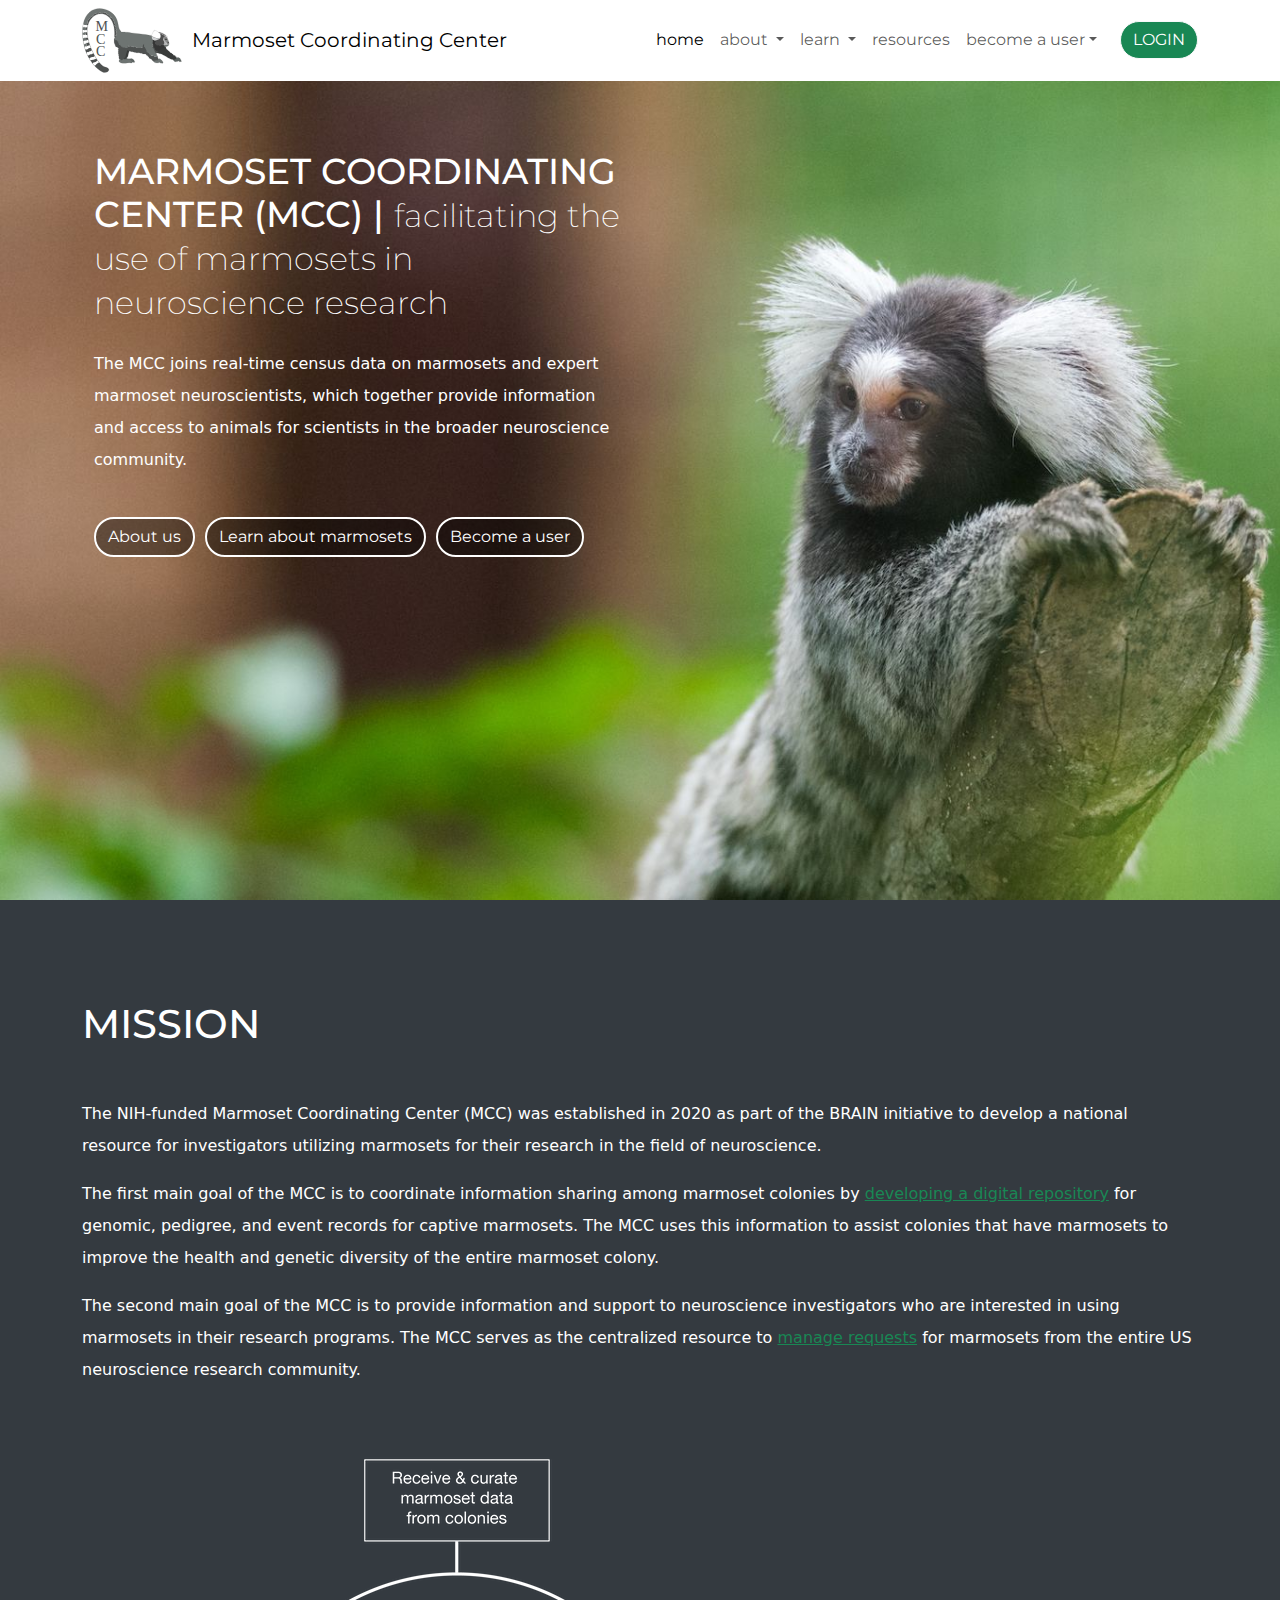
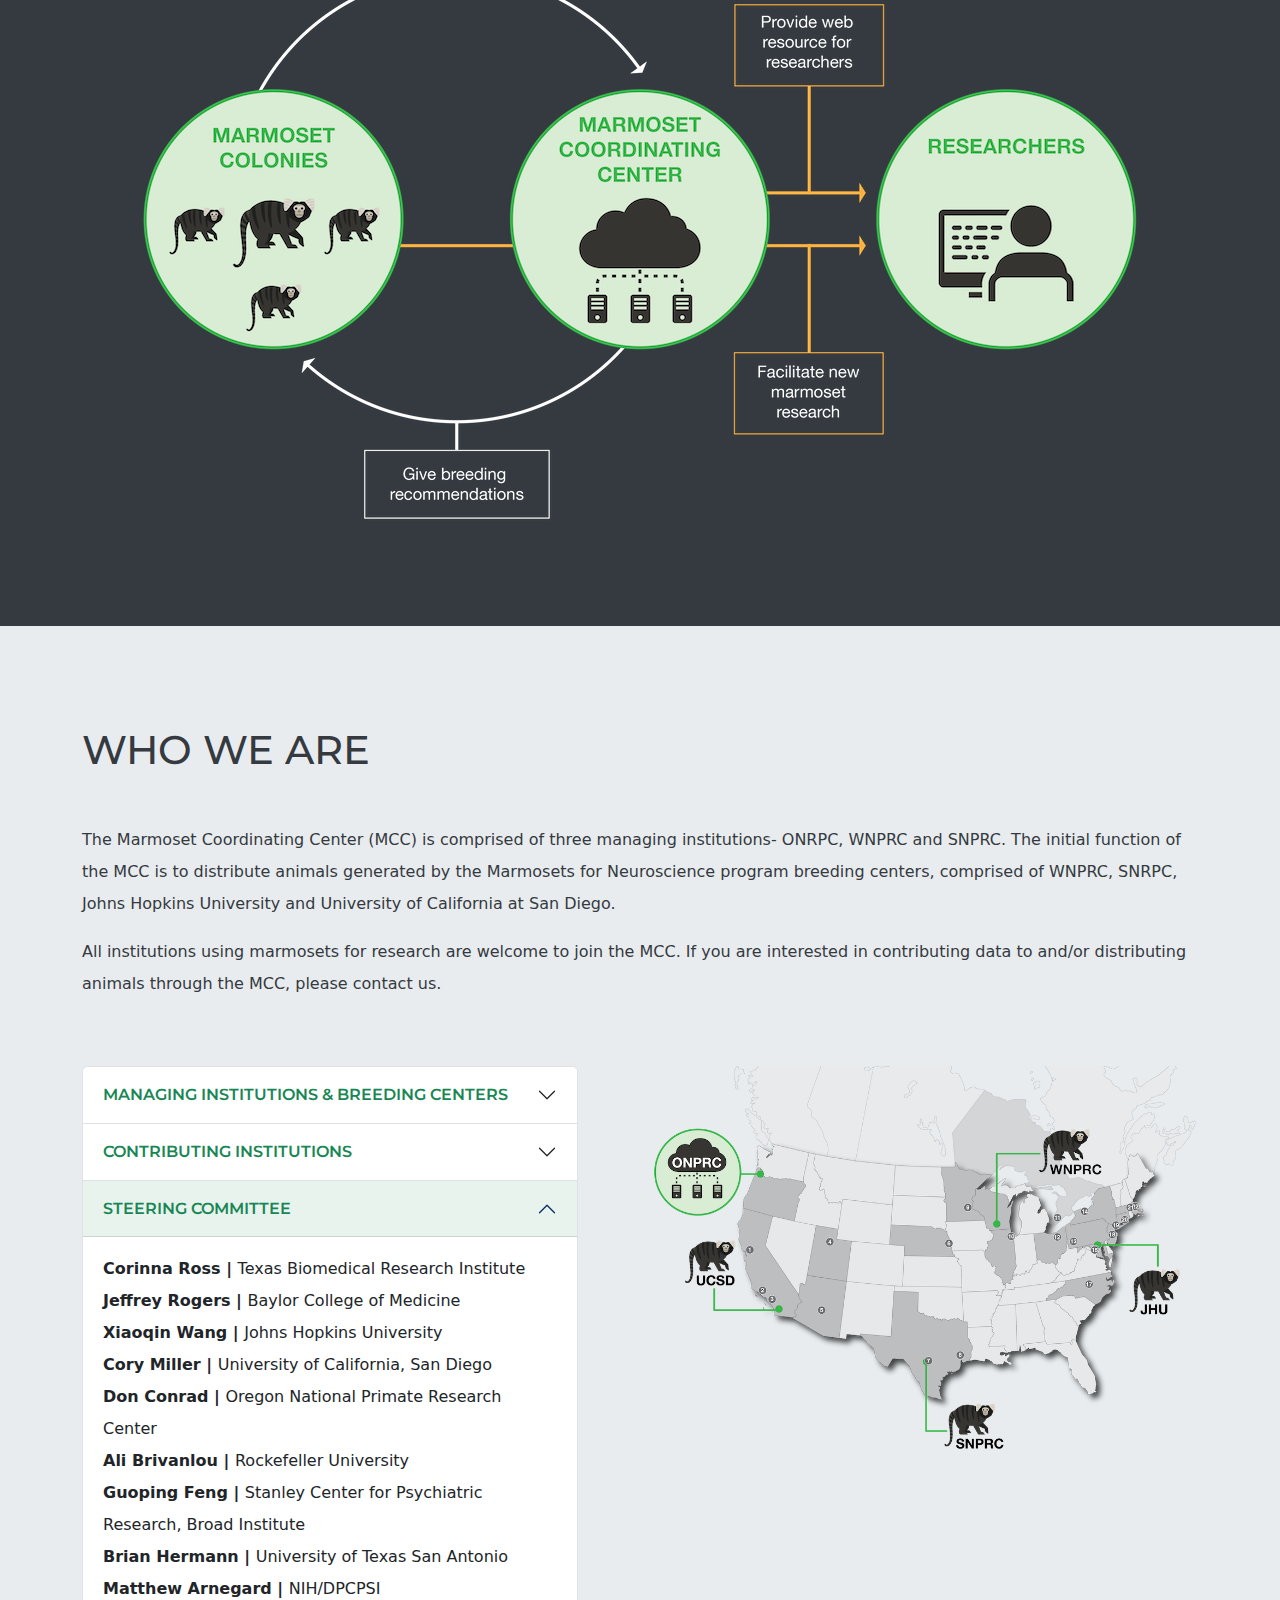
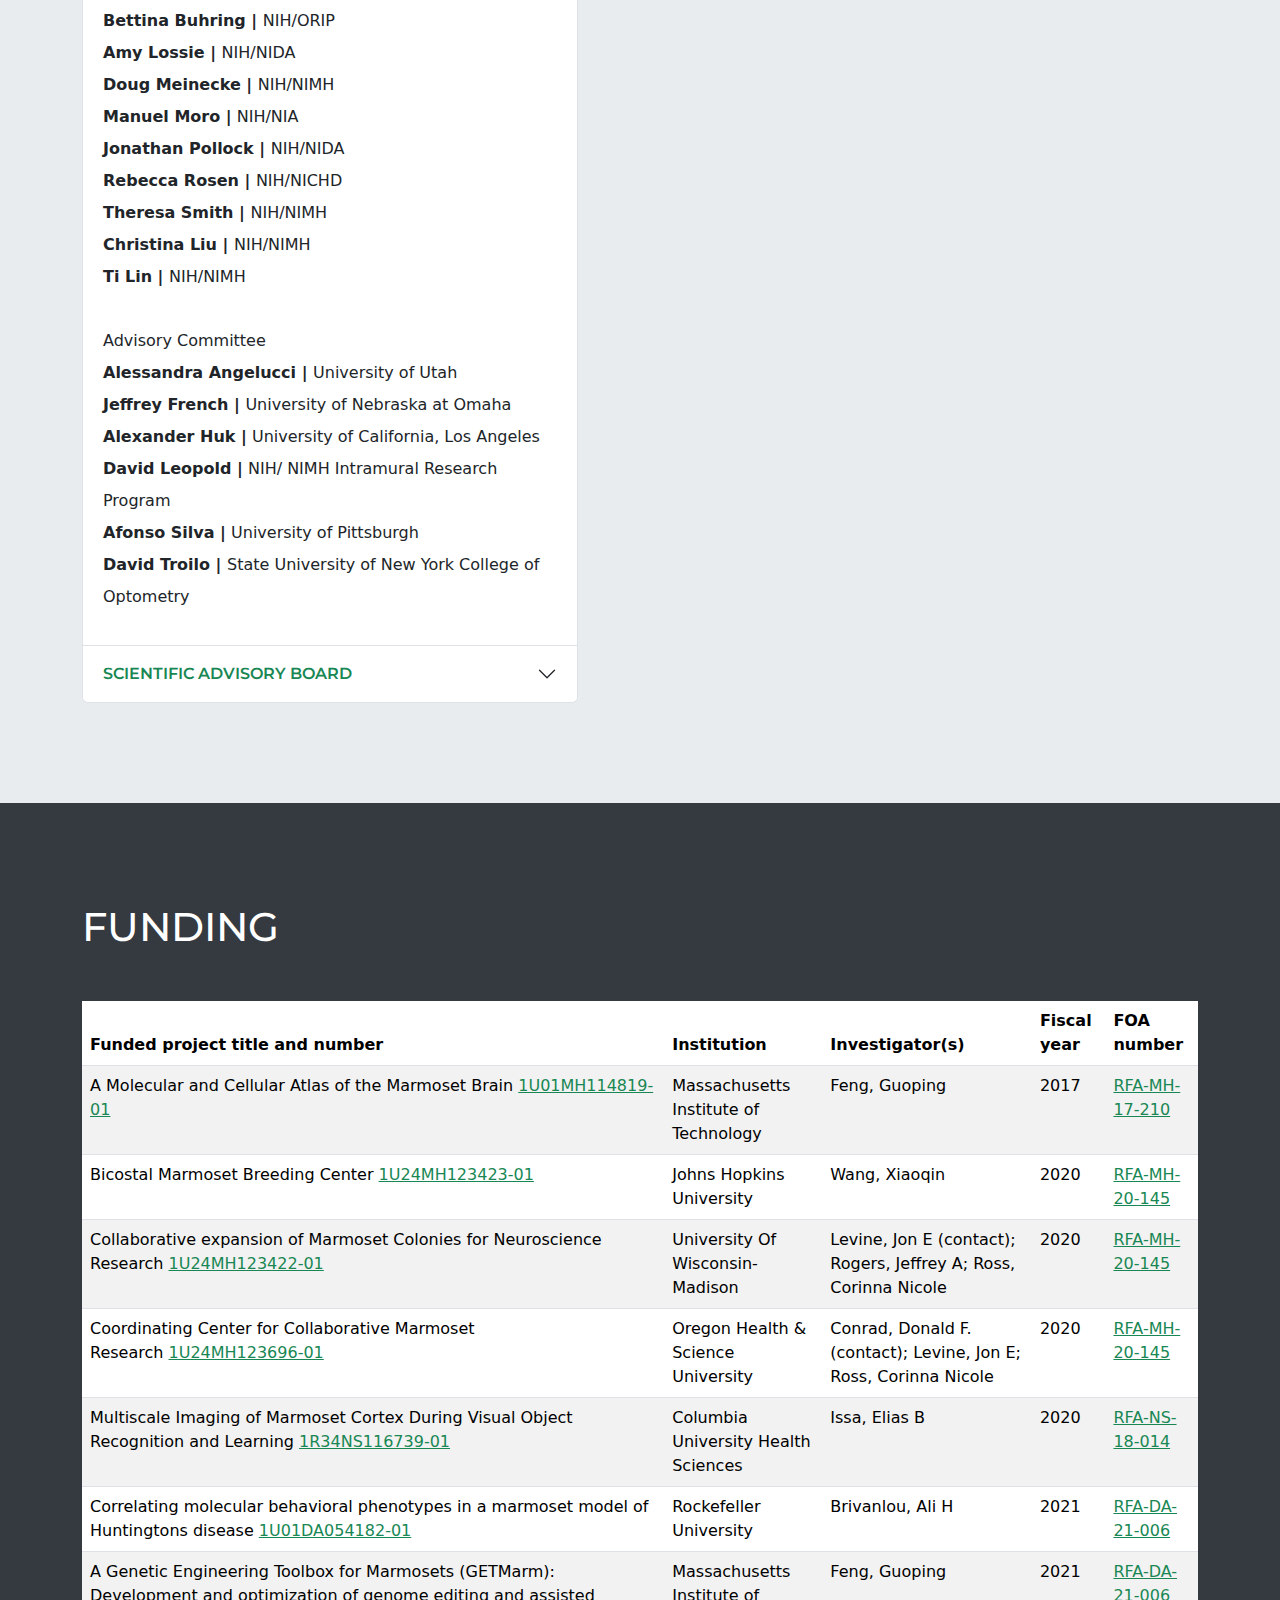
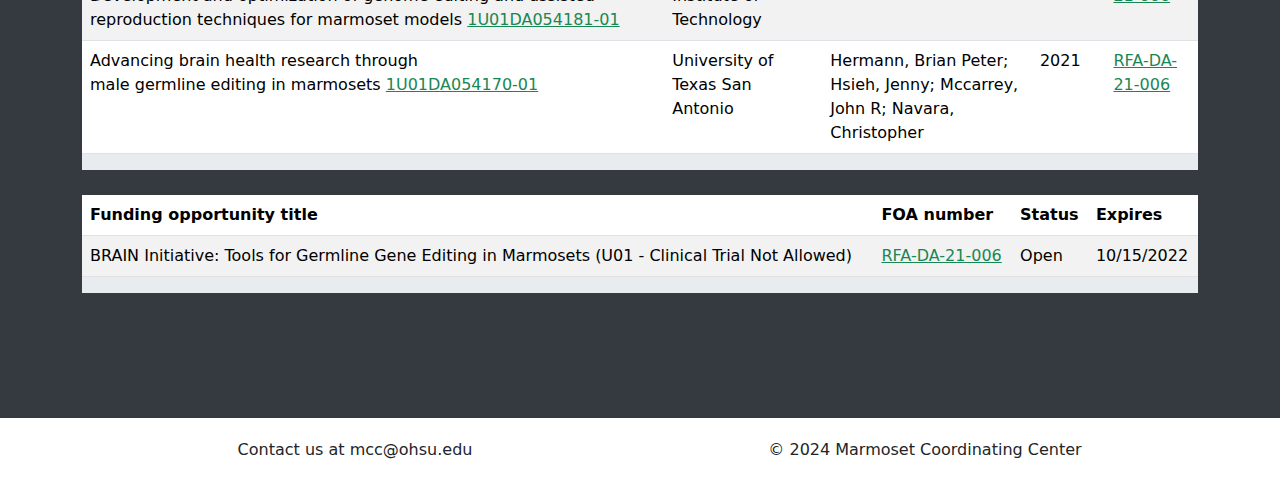
<file: index.html>
<!DOCTYPE html>
<html data-bs-theme="light" lang="en">

<head>
    <meta charset="utf-8">
    <meta name="viewport" content="width=device-width, initial-scale=1.0, shrink-to-fit=no">
    <title>MCC website</title>
    <link rel="stylesheet" href="assets/bootstrap/css/bootstrap.min.css">
    <link rel="stylesheet" href="https://fonts.googleapis.com/css?family=Cookie">
    <link rel="stylesheet" href="https://fonts.googleapis.com/css?family=Montserrat:100,100i,200,200i,300,300i,400,400i,500,500i,600,600i,700,700i,800,800i,900,900i&amp;display=swap">
    <link rel="stylesheet" href="assets/css/Masonry-gallery-cards-responsive.css">
    <link rel="stylesheet" href="assets/css/styles.css">
    <link rel="stylesheet" href="assets/css/tablaresponsive.css">
</head>

<body>
    <nav class="navbar navbar-expand-lg fixed-top navbar-light">
        <div class="container"><img id="logo" src="assets/img/MCC%20new%20logo%20v2.svg" style="margin-right: 10px;"><a class="navbar-brand d-none d-sm-none d-md-block d-lg-none d-xl-block d-xxl-block" href="#">Marmoset Coordinating Center</a><button data-bs-toggle="collapse" class="navbar-toggler" data-bs-target="#navcol-2"><span class="visually-hidden">Toggle navigation</span><span class="navbar-toggler-icon"></span></button>
            <div class="collapse navbar-collapse" id="navcol-2">
                <ul class="navbar-nav ms-auto">
                    <li class="nav-item"><a class="nav-link active" href="index.html">home</a></li>
                    <li class="nav-item dropdown"><a class="dropdown-toggle nav-link" aria-expanded="false" data-bs-toggle="dropdown" href="index.html#mission">about&nbsp;</a>
                        <div class="dropdown-menu"><a class="dropdown-item" href="index.html#mission">mission</a><a class="dropdown-item" href="index.html#who-we-are">who we are</a><a class="dropdown-item" href="index.html#funding">funding</a></div>
                    </li>
                    <li class="nav-item dropdown"><a class="dropdown-toggle nav-link" aria-expanded="false" data-bs-toggle="dropdown" href="learn.html">learn&nbsp;</a>
                        <div class="dropdown-menu"><a class="dropdown-item" href="learn.html">what is a marmoset</a><a class="dropdown-item" href="learn.html#advantages">advantages of marmosets in neuroscience</a><a class="dropdown-item" href="learn.html#research-techniques">research techniques in marmosets</a><a class="dropdown-item" href="learn.html#disease-models">marmoset disease models</a></div>
                    </li>
                    <li class="nav-item"><a class="nav-link" href="resources.html">resources</a></li>
                    <li class="nav-item dropdown"><a class="dropdown-toggle nav-link" aria-expanded="false" data-bs-toggle="dropdown" href="become-a-user.html" target="_parent">become a user</a>
                        <div class="dropdown-menu"><a class="dropdown-item" href="become-a-user.html">request access</a><a class="dropdown-item" href="become-a-user.html#request-animals">request animals</a><a class="dropdown-item" href="become-a-user.html#contribute-to-mcc">contribute animals/data</a></div>
                    </li>
                </ul><span class="navbar-text actions"> <a class="btn btn-light" role="button" id="login-button" href="https://mcc.ohsu.edu/login-login.view" target="_blank">LOGIN</a></span>
            </div>
        </div>
    </nav>
    <section class="d-xxl-flex align-items-center align-items-xxl-center px-sm-1 px-1" id="home" style="margin: auto;margin-top: 0px;padding-top: 150px;max-height: none;min-height: auto;height: 100vh;margin-bottom: 0;padding-bottom: 100px;background: url(&quot;assets/img/marmoset-bg.jpg&quot;) left / cover no-repeat;">
        <div class="container" style="height: auto;">
            <div class="row" style="height: auto;margin: 0px;">
                <div class="col-12 col-lg-6 col-xl-6 col-xxl-6">
                    <h1>marmoset coordinating center (MCC) | <span>FACILITATING THE USE OF MARMOSETS IN NEUROSCIENCE RESEARCH</span></h1>
                    <p style="height: auto;">The MCC joins real-time census data on marmosets and expert marmoset neuroscientists, which together provide information and access to animals for scientists in the broader neuroscience community.</p>
                </div>
            </div>
            <div class="row" style="height: auto;margin-top: 0px;margin-right: 0px;margin-left: 0px;">
                <div class="col"><a class="btn btn-primary" role="button" href="#mission">About us</a><a class="btn btn-primary" role="button" href="learn.html">Learn about marmosets</a><a class="btn btn-primary" role="button" href="become-a-user.html">Become a user</a></div>
            </div>
        </div>
    </section>
    <section id="mission" class="dark px-sm-1 px-1">
        <div class="container">
            <div class="row">
                <div class="col">
                    <h1>mission</h1>
                    <p>The NIH-funded Marmoset Coordinating Center (MCC) was established in 2020 as part of the BRAIN initiative to develop a national resource for investigators utilizing marmosets for their research in the field of neuroscience.<br></p>
                    <p>The first main goal of the MCC is to coordinate information sharing among marmoset colonies&nbsp;by <a href="resources.html#card_mcc_portal">developing a digital repository</a> for genomic, pedigree, and event records for captive marmosets. The MCC uses this information to assist colonies that have marmosets to improve the health and genetic diversity of the entire marmoset colony.</p>
                    <p>The second main goal of the MCC is to provide information and support to neuroscience investigators who are interested in using marmosets in their research programs.&nbsp;The MCC serves as the centralized resource to <a href="become-a-user.html#request-animals">manage requests</a> for marmosets from the entire US neuroscience research community.</p>
                </div>
            </div>
            <div class="row">
                <div class="col for-fig"><img class="img-fluid" src="assets/img/MCC_overview.png"></div>
            </div>
        </div>
    </section>
    <section id="who-we-are" class="light px-sm-1 px-1">
        <div class="container">
            <div class="row">
                <div class="col">
                    <h1>who we are</h1>
                    <p>The Marmoset Coordinating Center (MCC) is comprised of three managing institutions- ONRPC, WNPRC and SNPRC. The initial function of the MCC is to distribute animals generated by the Marmosets for Neuroscience program breeding centers, comprised of WNPRC, SNRPC, Johns Hopkins University and University of California at San Diego.&nbsp;<br></p>
                    <p>All institutions using marmosets for research are welcome to join the MCC. If you are interested in contributing data to and/or distributing animals through the MCC, please contact us.</p>
                </div>
            </div>
            <div class="row">
                <div class="col-auto col-sm-12 col-md-12 col-lg-6 col-xxl-6">
                    <div class="accordion" role="tablist" id="accordion-1">
                        <div class="accordion-item" id="managing-institutions">
                            <h2 class="accordion-header" role="tab"><button class="accordion-button collapsed" type="button" data-bs-toggle="collapse" data-bs-target="#accordion-1 .item-1" aria-expanded="false" aria-controls="accordion-1 .item-1">Managing institutions &amp; Breeding centers</button></h2>
                            <div class="accordion-collapse collapse item-1" role="tabpanel" data-bs-parent="#accordion-1">
                                <div class="accordion-body">
                                    <p class="mb-0"><strong>Oregon National Primate Research Center </strong><a href="https://www.ohsu.edu/onprc" target="_blank"><strong>(ONPRC)</strong></a> | Oregon Health &amp; Science University (OHSU)<br><strong>Wisconsin National Primate Research Center </strong><a href="https://primate.wisc.edu/" target="_parent"><strong>(WNPRC)</strong></a> | University of Wisconsin-Madison<br><strong>Southwest National Primate Research Center </strong><a href="https://snprc.org/" target="_blank"><strong>(SNPRC)</strong></a> | Texas Biomedical Research <br><strong>Johns Hopkins University (JHU)</strong><br><strong>University of California at San Diego (UCSD)</strong></p>
                                </div>
                            </div>
                        </div>
                        <div class="accordion-item" id="contributing-institutions">
                            <h2 class="accordion-header" role="tab"><button class="accordion-button collapsed" type="button" data-bs-toggle="collapse" data-bs-target="#accordion-1 .item-2" aria-expanded="false" aria-controls="accordion-1 .item-2">Contributing institutions</button></h2>
                            <div class="accordion-collapse collapse item-2" role="tabpanel" data-bs-parent="#accordion-1">
                                <div class="accordion-body">
                                    <ol>
                                        <li>University of California at Berkely</li>
                                        <li><span style="color: black;">University of California at LosAngeles (UCLA)</span></li>
                                        <li><span style="color: black;">Salk Institute</span></li>
                                        <li>University of Utah</li>
                                        <li>Arizona State&nbsp;University</li>
                                        <li>University of Texas Health Science Center at San Antonio (UTHSCSA)</li>
                                        <li>University of Nebraska Omaha (UNO)</li>
                                        <li>University of Houston</li>
                                        <li>University of Minnesota</li>
                                        <li>University of Chicago</li>
                                        <li>Western University – Canada</li>
                                        <li>Northeast Ohio Medical University (NEOMED)</li>
                                        <li>University of Pittsburgh</li>
                                        <li>University of Rochester</li>
                                        <li>National Institute of Mental Health (NIMH)</li>
                                        <li>National Institute of Neurological Disorders and Stroke (NINDS)</li>
                                        <li>Duke University</li>
                                        <li>Princeton University</li>
                                        <li>SUNY College of Optometry</li>
                                        <li>Yale University</li>
                                        <li>University of Massachusetts</li>
                                        <li>Massachusetts Institute of Technology (MIT)</li>
                                    </ol>
                                    <p class="mb-0"></p>
                                </div>
                            </div>
                        </div>
                        <div class="accordion-item" id="steering-committee">
                            <h2 class="accordion-header" role="tab"><button class="accordion-button" type="button" data-bs-toggle="collapse" data-bs-target="#accordion-1 .item-3" aria-expanded="true" aria-controls="accordion-1 .item-3">Steering committee</button></h2>
                            <div class="accordion-collapse collapse show item-3" role="tabpanel" data-bs-parent="#accordion-1">
                                <div class="accordion-body">
                                    <p class="mb-0"><strong>Corinna Ross | </strong>Texas Biomedical Research Institute&nbsp;<br><strong>Jeffrey Rogers | </strong>Baylor College of Medicine&nbsp;<br><strong>Xiaoqin Wang | </strong>Johns Hopkins University&nbsp;<br><strong>Cory Miller | </strong>University of California, San Diego&nbsp;<br><strong>Don Conrad | </strong>Oregon National Primate Research Center&nbsp;<br><strong>Ali Brivanlou | </strong>Rockefeller University&nbsp;<br><strong>Guoping Feng | </strong>Stanley Center for Psychiatric Research, Broad Institute&nbsp;<br><strong>Brian Hermann | </strong>University of Texas San Antonio&nbsp;<br><strong>Matthew Arnegard | </strong>NIH/DPCPSI&nbsp;<br><strong>Bettina Buhring | </strong>NIH/ORIP&nbsp;<br><strong>Amy Lossie | </strong>NIH/NIDA&nbsp;<br><strong>Doug Meinecke | </strong>NIH/NIMH&nbsp;<br><strong>Manuel Moro |</strong> NIH/NIA&nbsp;<br><strong>Jonathan Pollock | </strong>NIH/NIDA&nbsp;<br><strong>Rebecca Rosen | </strong>NIH/NICHD&nbsp;<br><strong>Theresa Smith | </strong>NIH/NIMH&nbsp;<br><strong>Christina Liu | </strong>NIH/NIMH&nbsp;<br><strong>Ti Lin | </strong>NIH/NIMH<br><br></p>
                                    <p>Advisory Committee<br><strong>Alessandra Angelucci | </strong>University of Utah&nbsp;<br><strong>Jeffrey French | </strong>University of Nebraska at Omaha&nbsp;<br><strong>Alexander Huk |</strong> University of California, Los Angeles<br><strong>David Leopold |</strong> NIH/ NIMH Intramural Research Program&nbsp;<br><strong>Afonso Silva |</strong> University of Pittsburgh&nbsp;<br><strong>David Troilo | </strong>State University of New York College of Optometry</p>
                                </div>
                            </div>
                        </div>
                        <div class="accordion-item" id="sab">
                            <h2 class="accordion-header" role="tab"><button class="accordion-button collapsed" type="button" data-bs-toggle="collapse" data-bs-target="#accordion-1 .item-4" aria-expanded="false" aria-controls="accordion-1 .item-4">Scientific advisory board</button></h2>
                            <div class="accordion-collapse collapse item-4" role="tabpanel" data-bs-parent="#accordion-1">
                                <div class="accordion-body">
                                    <p class="mb-0"><strong>Steven Eliades</strong> | Duke University<br><strong>Jon Levine </strong>| Wisconsin National Primate Research Center<br><strong>Kimberley Phillips</strong> | Trinity University<br><strong>Eric Vallender </strong>| University of Mississippi Medical Center<br></p>
                                </div>
                            </div>
                        </div>
                    </div>
                </div>
                <div class="col-auto col-sm-auto col-md-12 col-lg-6 for-fig"><img class="img-fluid" src="assets/img/MCC%20map%202025.png"></div>
            </div>
        </div>
    </section>
    <section id="funding" class="dark px-sm-1 px-1">
        <div class="container">
            <div class="row">
                <div class="col">
                    <h1>Funding</h1>
                    <div class="table-responsive table-dark">
                        <table class="table table-striped">
                            <thead>
                                <tr>
                                    <th>Funded project title and number</th>
                                    <th>Institution</th>
                                    <th>Investigator(s)</th>
                                    <th>Fiscal year</th>
                                    <th>FOA number</th>
                                </tr>
                            </thead>
                            <tbody>
                                <tr>
                                    <td>A Molecular and Cellular Atlas of the Marmoset Brain&nbsp;<a href="https://projectreporter.nih.gov/project_info_description.cfm?aid=9415538">1U01MH114819-01</a></td>
                                    <td>Massachusetts Institute of Technology</td>
                                    <td>Feng, Guoping</td>
                                    <td>2017</td>
                                    <td><a href="https://grants.nih.gov/grants/guide/rfa-files/RFA-MH-17-210.html">RFA-MH-17-210</a></td>
                                </tr>
                                <tr>
                                    <td>Bicostal Marmoset Breeding Center&nbsp;<a href="https://projectreporter.nih.gov/project_info_description.cfm?aid=10029350">1U24MH123423-01</a></td>
                                    <td>Johns Hopkins University</td>
                                    <td>Wang, Xiaoqin</td>
                                    <td>2020</td>
                                    <td><a href="https://grants.nih.gov/grants/guide/rfa-files/RFA-MH-20-145.html">RFA-MH-20-145</a></td>
                                </tr>
                                <tr>
                                    <td>Collaborative expansion of Marmoset Colonies for Neuroscience Research&nbsp;<a href="https://projectreporter.nih.gov/project_info_description.cfm?aid=10029227">1U24MH123422-01</a></td>
                                    <td>University Of Wisconsin-Madison</td>
                                    <td>Levine, Jon E (contact); Rogers, Jeffrey A; Ross, Corinna Nicole</td>
                                    <td>2020</td>
                                    <td><a href="https://grants.nih.gov/grants/guide/rfa-files/RFA-MH-20-145.html">RFA-MH-20-145</a></td>
                                </tr>
                                <tr>
                                    <td>Coordinating Center for Collaborative Marmoset Research&nbsp;<a href="https://projectreporter.nih.gov/project_info_description.cfm?aid=10044896">1U24MH123696-01</a></td>
                                    <td>Oregon Health &amp; Science University</td>
                                    <td>Conrad, Donald F. (contact); Levine, Jon E; Ross, Corinna Nicole</td>
                                    <td>2020</td>
                                    <td><a href="https://grants.nih.gov/grants/guide/rfa-files/RFA-MH-20-145.html">RFA-MH-20-145</a></td>
                                </tr>
                                <tr>
                                    <td>Multiscale Imaging of Marmoset Cortex During Visual Object Recognition and Learning&nbsp;<a href="https://projectreporter.nih.gov/project_info_description.cfm?aid=9978313">1R34NS116739-01</a></td>
                                    <td>Columbia University Health Sciences</td>
                                    <td>Issa, Elias B</td>
                                    <td>2020</td>
                                    <td><a href="https://grants.nih.gov/grants/guide/rfa-files/RFA-NS-18-014.html">RFA-NS-18-014</a></td>
                                </tr>
                                <tr>
                                    <td>Correlating molecular behavioral phenotypes in a marmoset model of Huntingtons disease&nbsp;<a href="https://reporter.nih.gov/search/QW7GYgXdDUSn1FJ3SeA1NA/project-details/10287090" target="_blank">1U01DA054182-01</a></td>
                                    <td>Rockefeller University</td>
                                    <td>Brivanlou, Ali H</td>
                                    <td>2021</td>
                                    <td><a href="https://grants.nih.gov/grants/guide/rfa-files/RFA-DA-21-006.html" target="_blank">RFA-DA-21-006</a><br></td>
                                </tr>
                                <tr>
                                    <td>A Genetic Engineering Toolbox for Marmosets (GETMarm): Development and optimization of genome editing and assisted reproduction techniques for marmoset models <a href="https://reporter.nih.gov/search/QW7GYgXdDUSn1FJ3SeA1NA/project-details/10286437" target="_blank">1U01DA054181-01</a></td>
                                    <td>Massachusetts Institute of Technology</td>
                                    <td>Feng, Guoping</td>
                                    <td>2021</td>
                                    <td><a href="https://grants.nih.gov/grants/guide/rfa-files/RFA-DA-21-006.html" target="_blank">RFA-DA-21-006</a><br></td>
                                </tr>
                                <tr>
                                    <td>Advancing brain health research through male&nbsp;germline&nbsp;editing&nbsp;in&nbsp;marmosets&nbsp;<a href="https://reporter.nih.gov/search/zVPrx5DPUkCabCrXA7b1fQ/project-details/10285904" target="_blank">1U01DA054170-01</a></td>
                                    <td>University of Texas San Antonio</td>
                                    <td>Hermann, Brian Peter; Hsieh, Jenny; Mccarrey, John R; Navara, Christopher</td>
                                    <td>2021</td>
                                    <td><a href="https://grants.nih.gov/grants/guide/rfa-files/RFA-DA-21-006.html" target="_blank">RFA-DA-21-006</a><br></td>
                                </tr>
                            </tbody>
                        </table>
                    </div>
                    <div class="table-responsive table-dark">
                        <table class="table table-striped">
                            <thead>
                                <tr>
                                    <th>Funding opportunity title&nbsp;</th>
                                    <th>FOA number</th>
                                    <th>Status</th>
                                    <th>Expires</th>
                                </tr>
                            </thead>
                            <tbody>
                                <tr>
                                    <td>BRAIN Initiative: Tools for Germline Gene Editing in&nbsp;Marmosets (U01 - Clinical Trial Not Allowed)<br></td>
                                    <td><a href="https://grants.nih.gov/grants/guide/rfa-files/RFA-DA-21-006.html">RFA-DA-21-006</a><br></td>
                                    <td>Open</td>
                                    <td>10/15/2022</td>
                                </tr>
                            </tbody>
                        </table>
                    </div>
                </div>
            </div>
        </div>
    </section>
    <footer>
        <div class="container" id="footer">
            <div class="row">
                <div class="col-auto col-sm-12 col-md-6">
                    <p>Contact us at mcc@ohsu.edu</p>
                </div>
                <div class="col-auto col-sm-12 col-md-6">
                    <p>© 2024 Marmoset Coordinating Center</p>
                </div>
            </div>
        </div>
    </footer>
    <script src="assets/bootstrap/js/bootstrap.min.js"></script>
</body>

</html>
</file>
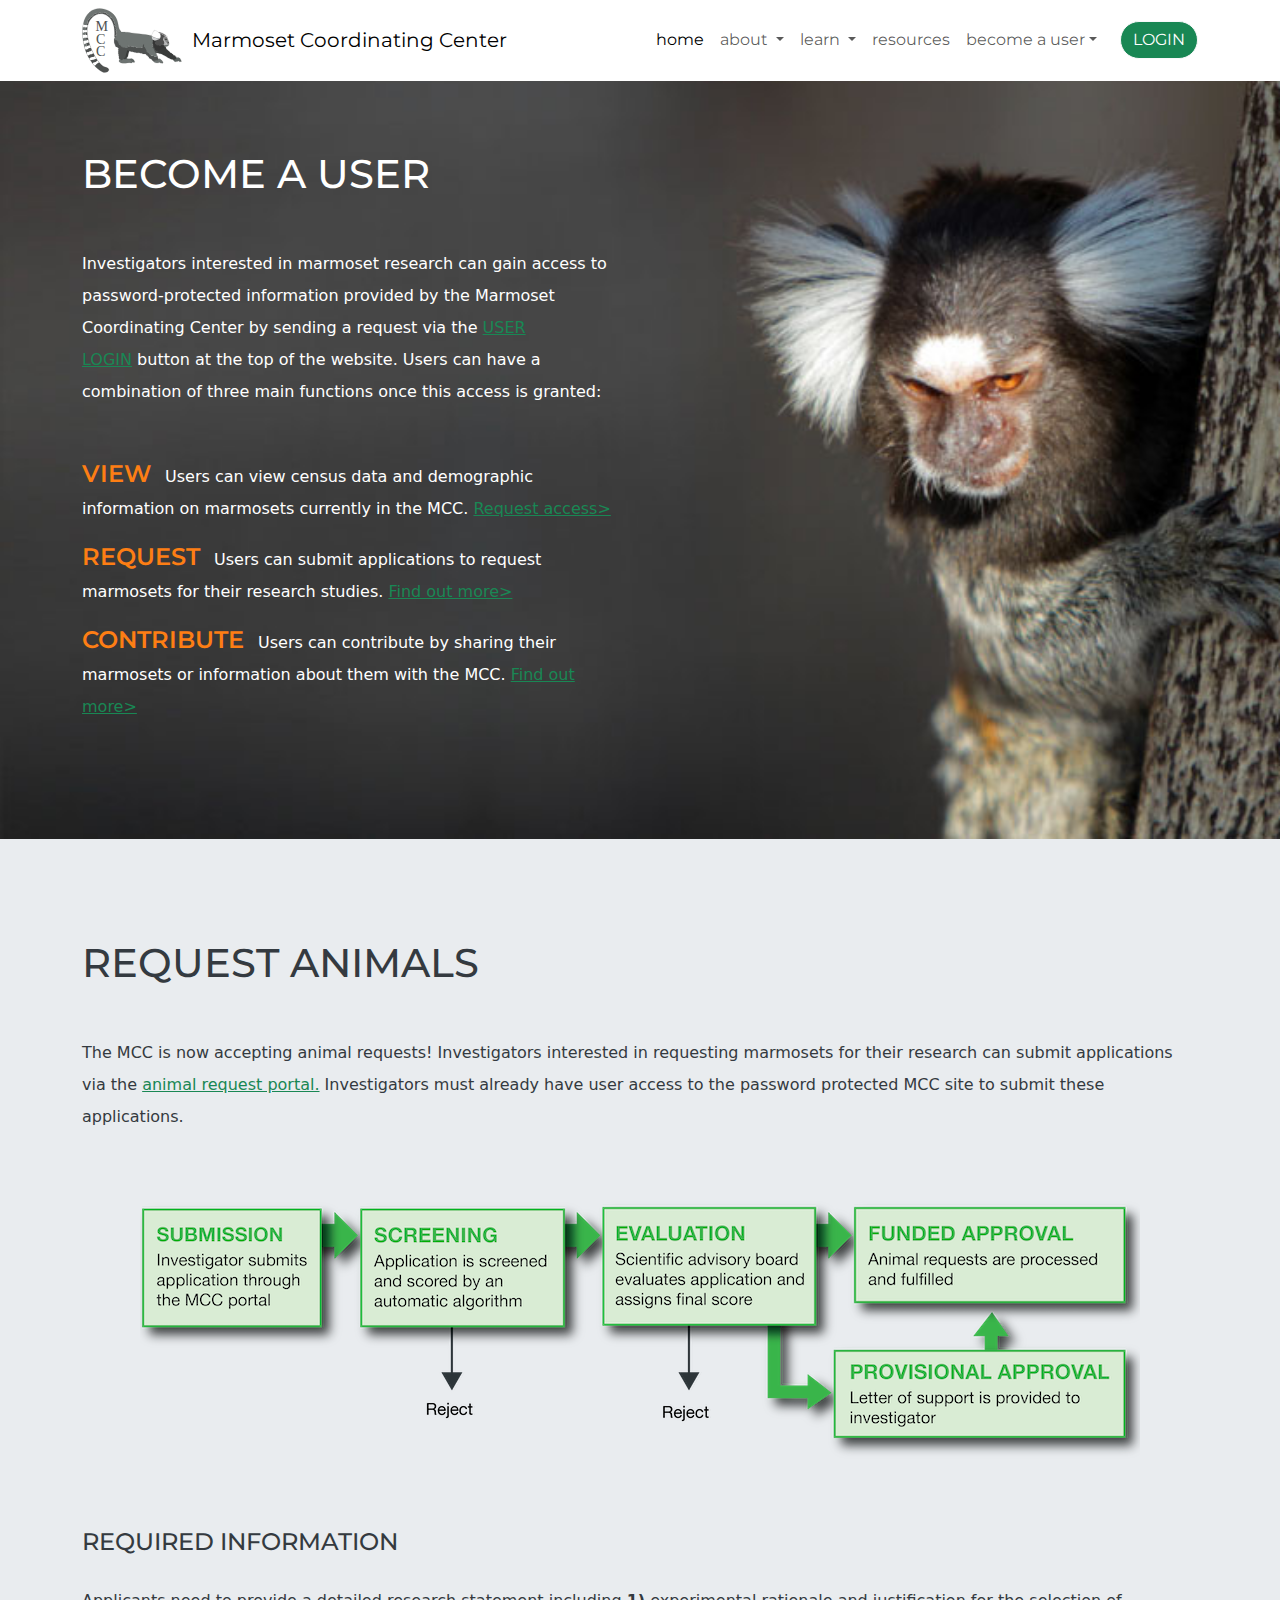
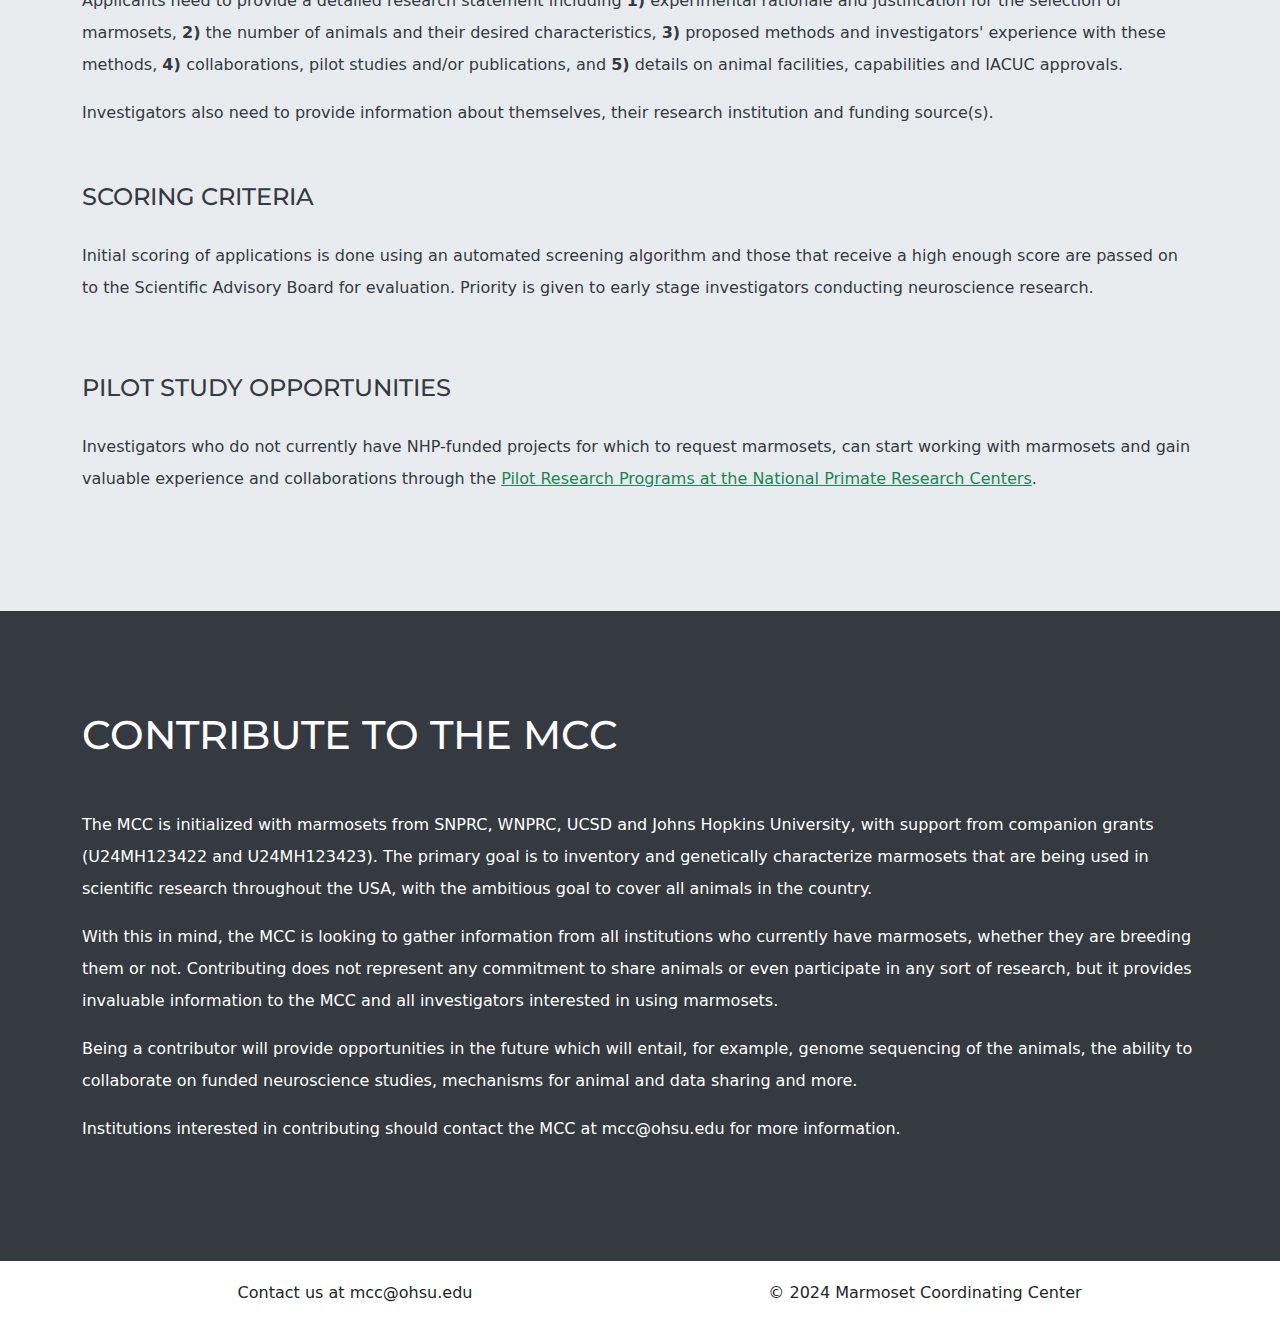
<file: become-a-user.html>
<!DOCTYPE html>
<html data-bs-theme="light" lang="en">

<head>
    <meta charset="utf-8">
    <meta name="viewport" content="width=device-width, initial-scale=1.0, shrink-to-fit=no">
    <title>MCC website</title>
    <link rel="stylesheet" href="assets/bootstrap/css/bootstrap.min.css">
    <link rel="stylesheet" href="https://fonts.googleapis.com/css?family=Cookie">
    <link rel="stylesheet" href="https://fonts.googleapis.com/css?family=Montserrat:100,100i,200,200i,300,300i,400,400i,500,500i,600,600i,700,700i,800,800i,900,900i&amp;display=swap">
    <link rel="stylesheet" href="assets/css/Masonry-gallery-cards-responsive.css">
    <link rel="stylesheet" href="assets/css/styles.css">
    <link rel="stylesheet" href="assets/css/tablaresponsive.css">
</head>

<body>
    <nav class="navbar navbar-expand-lg fixed-top navbar-light">
        <div class="container"><img id="logo" src="assets/img/MCC%20new%20logo%20v2.svg" style="margin-right: 10px;"><a class="navbar-brand d-none d-sm-none d-md-block d-lg-none d-xl-block d-xxl-block" href="#">Marmoset Coordinating Center</a><button data-bs-toggle="collapse" class="navbar-toggler" data-bs-target="#navcol-2"><span class="visually-hidden">Toggle navigation</span><span class="navbar-toggler-icon"></span></button>
            <div class="collapse navbar-collapse" id="navcol-2">
                <ul class="navbar-nav ms-auto">
                    <li class="nav-item"><a class="nav-link active" href="index.html">home</a></li>
                    <li class="nav-item dropdown"><a class="dropdown-toggle nav-link" aria-expanded="false" data-bs-toggle="dropdown" href="index.html#mission">about&nbsp;</a>
                        <div class="dropdown-menu"><a class="dropdown-item" href="index.html#mission">mission</a><a class="dropdown-item" href="index.html#who-we-are">who we are</a><a class="dropdown-item" href="index.html#funding">funding</a></div>
                    </li>
                    <li class="nav-item dropdown"><a class="dropdown-toggle nav-link" aria-expanded="false" data-bs-toggle="dropdown" href="learn.html">learn&nbsp;</a>
                        <div class="dropdown-menu"><a class="dropdown-item" href="learn.html">what is a marmoset</a><a class="dropdown-item" href="learn.html#advantages">advantages of marmosets in neuroscience</a><a class="dropdown-item" href="learn.html#research-techniques">research techniques in marmosets</a><a class="dropdown-item" href="learn.html#disease-models">marmoset disease models</a></div>
                    </li>
                    <li class="nav-item"><a class="nav-link" href="resources.html">resources</a></li>
                    <li class="nav-item dropdown"><a class="dropdown-toggle nav-link" aria-expanded="false" data-bs-toggle="dropdown" href="become-a-user.html" target="_parent">become a user</a>
                        <div class="dropdown-menu"><a class="dropdown-item" href="become-a-user.html">request access</a><a class="dropdown-item" href="become-a-user.html#request-animals">request animals</a><a class="dropdown-item" href="become-a-user.html#contribute-to-mcc">contribute animals/data</a></div>
                    </li>
                </ul><span class="navbar-text actions"> <a class="btn btn-light" role="button" id="login-button" href="https://mcc.ohsu.edu/login-login.view" target="_blank">LOGIN</a></span>
            </div>
        </div>
    </nav>
    <section class="d-xxl-flex align-items-center align-items-xxl-center dark px-sm-1 px-1" id="become-a-user" style="height: auto;padding-top: 150px;padding-bottom: 100px;background: url(&quot;assets/img/iStock-453290335%20extend.jpg&quot;) no-repeat;background-size: cover;">
        <div class="container">
            <div class="row">
                <div class="col-12 col-lg-6 col-xl-6 col-xxl-6">
                    <h1>become a user</h1>
                    <p>Investigators interested in marmoset research can gain access to password-protected information provided by the Marmoset Coordinating Center by sending a request via the&nbsp;<a href="https://mcc.ohsu.edu/login-login.view" target="_blank">USER LOGIN</a>&nbsp;button at the top of the website. Users can have a combination of three main functions once this access is granted:<br></p>
                    <hr>
                    <p><span>View&nbsp;&nbsp;</span>Users can view census data and demographic information on marmosets currently in the MCC. <a href="https://mcc.ohsu.edu/login-login.view" target="_blank">Request access&gt;</a></p>
                    <p><span>request&nbsp;&nbsp;</span>Users can submit applications to request marmosets for their research studies. <a href="#request-animals">Find out more&gt;</a></p>
                    <p><span>contribute&nbsp;&nbsp;</span>Users can contribute by sharing their marmosets or information about them with the MCC. <a href="#contribute-to-mcc">Find out more&gt;</a></p>
                </div>
            </div>
        </div>
    </section>
    <section id="request-animals" class="light px-sm-1 px-1">
        <div class="container">
            <div class="row">
                <div class="col">
                    <h1>Request animals</h1>
                    <p>The MCC is now accepting animal requests! Investigators interested in requesting marmosets for their research can submit applications via the&nbsp;<a href="https://mcc.ohsu.edu/home/mcc-animalRequest.view" target="_blank">animal request portal.</a>&nbsp;Investigators must already have user access to the password protected MCC site to submit these applications.&nbsp;<br></p>
                </div>
            </div>
            <div class="row">
                <div class="col for-fig"><img class="img-fluid" src="assets/img/request_process.png"></div>
            </div>
            <div class="row">
                <div class="col">
                    <h2>required information</h2>
                    <p>Applicants need to provide a detailed research statement including&nbsp;<strong>1)</strong>&nbsp;experimental rationale and justification for the selection of marmosets,&nbsp;<strong>2)</strong>&nbsp;the number of animals and their desired characteristics,&nbsp;<strong>3)</strong>&nbsp;proposed methods and investigators' experience with these methods,&nbsp;<strong>4)&nbsp;</strong>collaborations, pilot studies and/or publications, and&nbsp;<strong>5)</strong>&nbsp;details on animal facilities, capabilities and IACUC approvals.&nbsp;</p>
                    <p>Investigators also need to provide information about themselves, their research institution and funding source(s).</p>
                    <h2>Scoring criteria</h2>
                    <p>Initial scoring of applications is done using an automated screening algorithm and those that receive a high enough score are passed on to the Scientific Advisory Board for evaluation. Priority is given to early stage investigators conducting neuroscience research.</p>
                </div>
            </div>
            <div class="row">
                <div class="col">
                    <h2>pilot study opportunities</h2>
                    <p>Investigators who do not currently have NHP-funded projects for which to request marmosets, can start working with marmosets and gain valuable experience and collaborations through the&nbsp;<a href="https://nprcresearch.org/primate/pilot-programs.php" target="_blank">Pilot Research Programs at the National Primate Research Centers</a>.&nbsp;</p>
                </div>
            </div>
        </div>
    </section>
    <section id="contribute-to-mcc" class="dark px-sm-1 px-1">
        <div class="container">
            <div class="row">
                <div class="col">
                    <h1>contribute to the mcc</h1>
                    <p>The MCC is initialized with marmosets from SNPRC, WNPRC, UCSD and Johns Hopkins University, with support from companion grants (U24MH123422 and U24MH123423). The primary goal is to inventory and genetically characterize marmosets that are being used in scientific research throughout the USA, with the ambitious goal to cover all animals in the country.<br></p>
                    <p>With this in mind, the MCC is looking to gather information from all institutions who currently have marmosets, whether they are breeding them or not. Contributing does not represent any commitment to share animals or even participate in any sort of research, but it provides invaluable information to the MCC and all investigators interested in using marmosets.<br></p>
                    <p>Being a contributor will provide opportunities in the future&nbsp;which will entail, for example, genome sequencing of the animals, the ability to collaborate on funded neuroscience studies, mechanisms for animal and data sharing and more.<br></p>
                    <p>Institutions interested in contributing should contact the MCC at mcc@ohsu.edu for more information.<br></p>
                </div>
            </div>
        </div>
    </section>
    <footer>
        <div class="container" id="footer">
            <div class="row">
                <div class="col-auto col-sm-12 col-md-6">
                    <p>Contact us at mcc@ohsu.edu</p>
                </div>
                <div class="col-auto col-sm-12 col-md-6">
                    <p>© 2024 Marmoset Coordinating Center</p>
                </div>
            </div>
        </div>
    </footer>
    <script src="assets/bootstrap/js/bootstrap.min.js"></script>
</body>

</html>
</file>
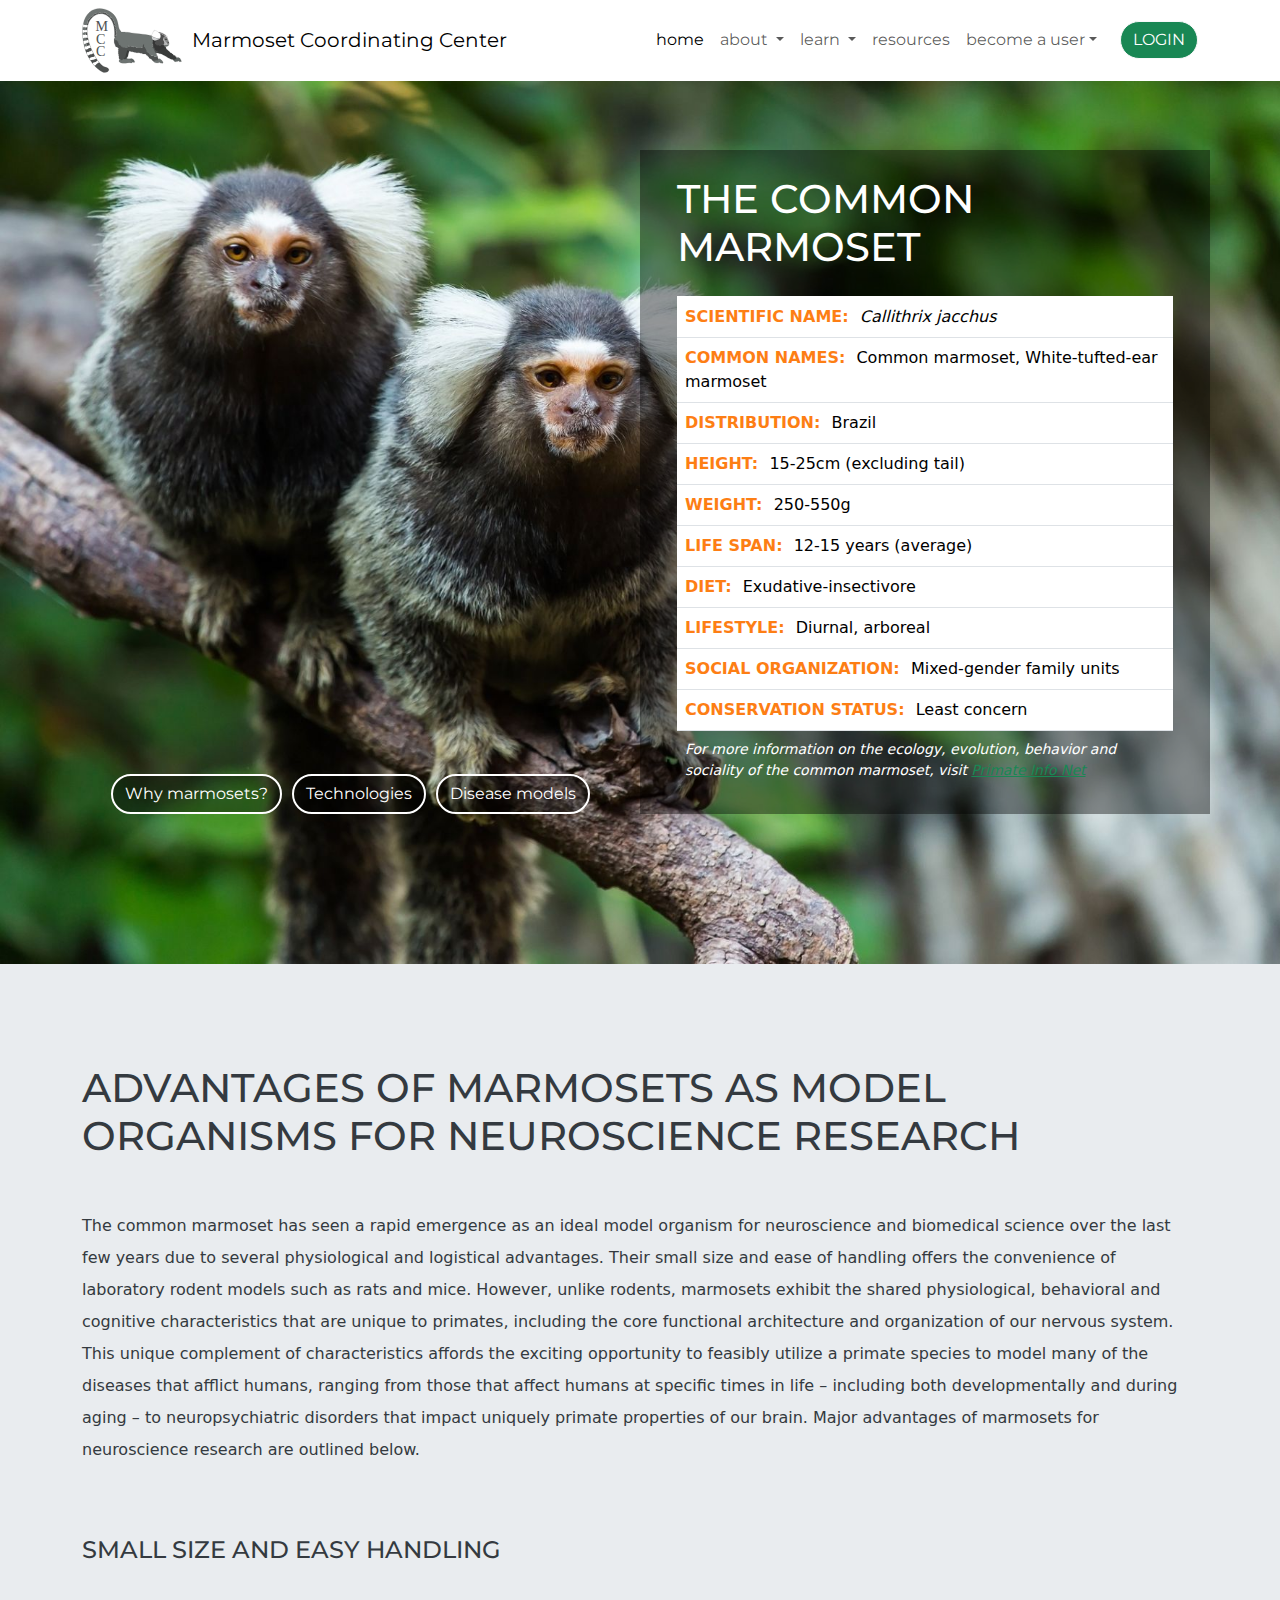
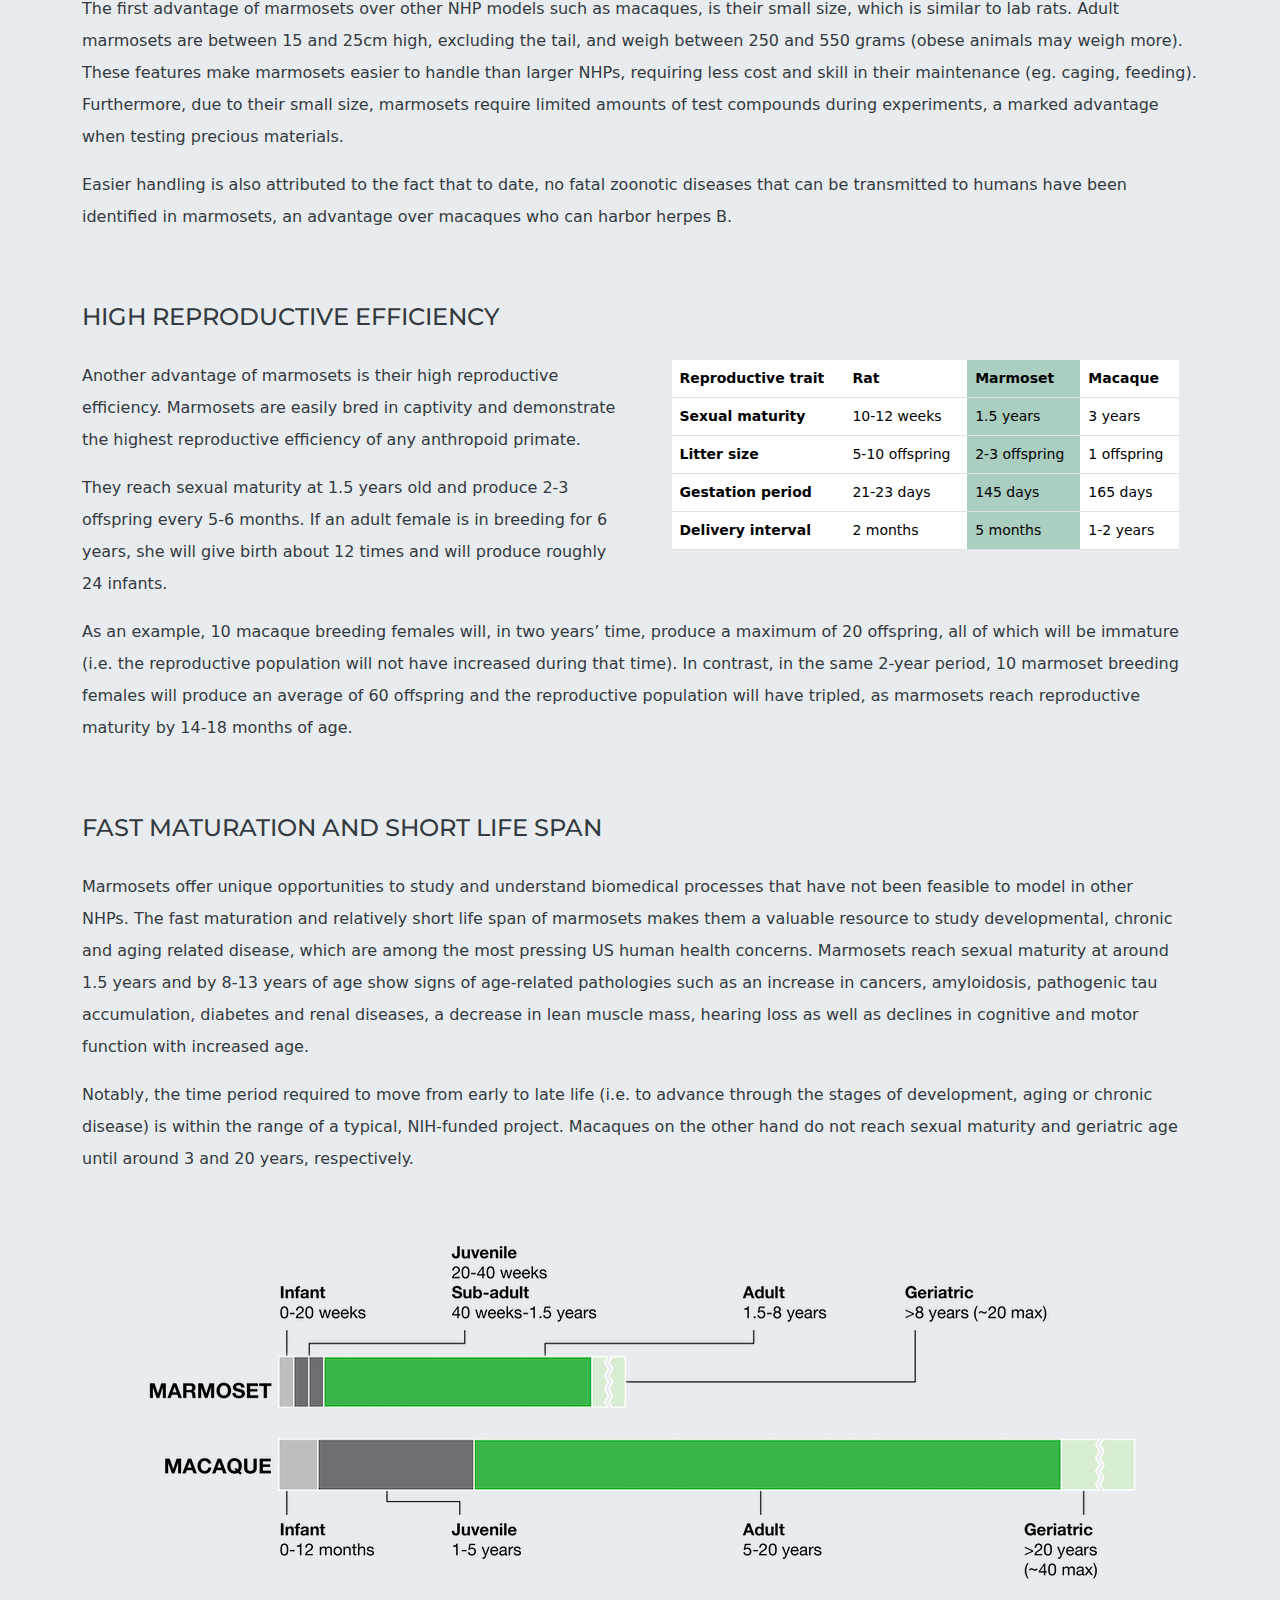
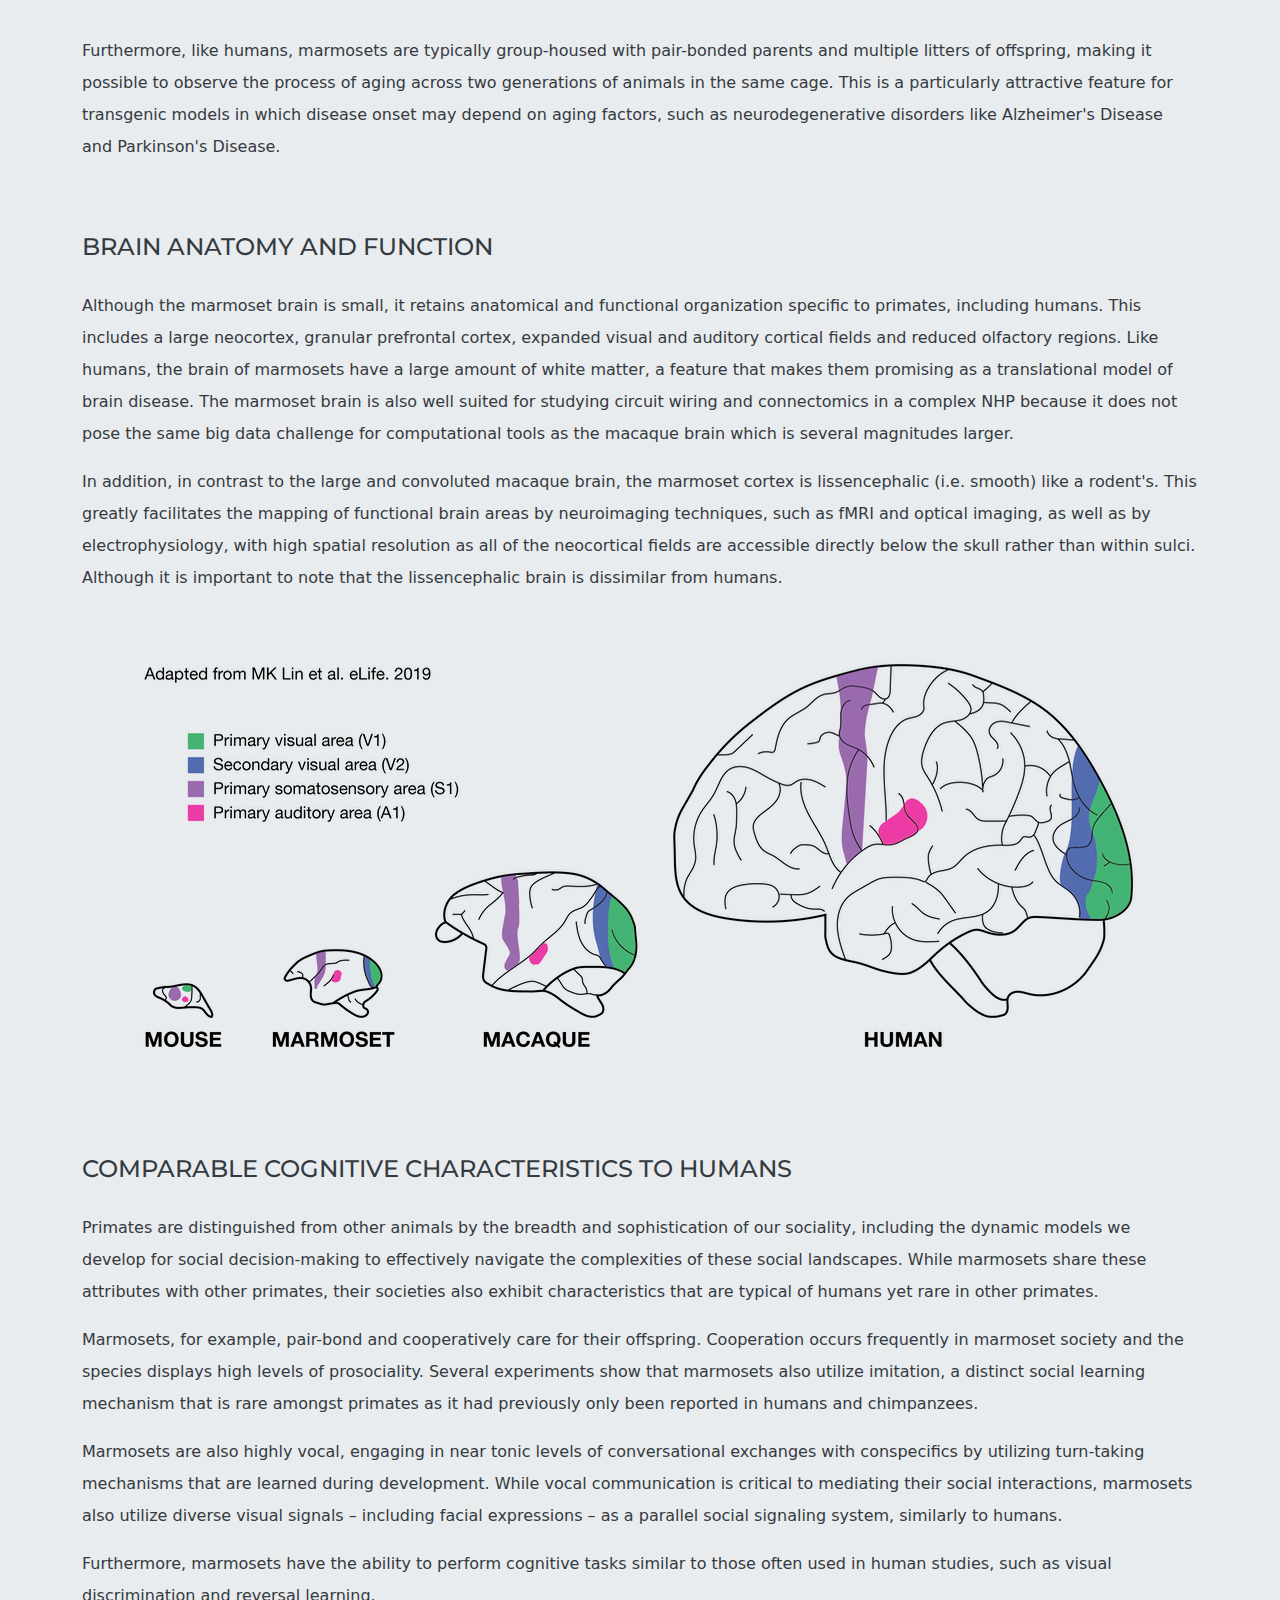
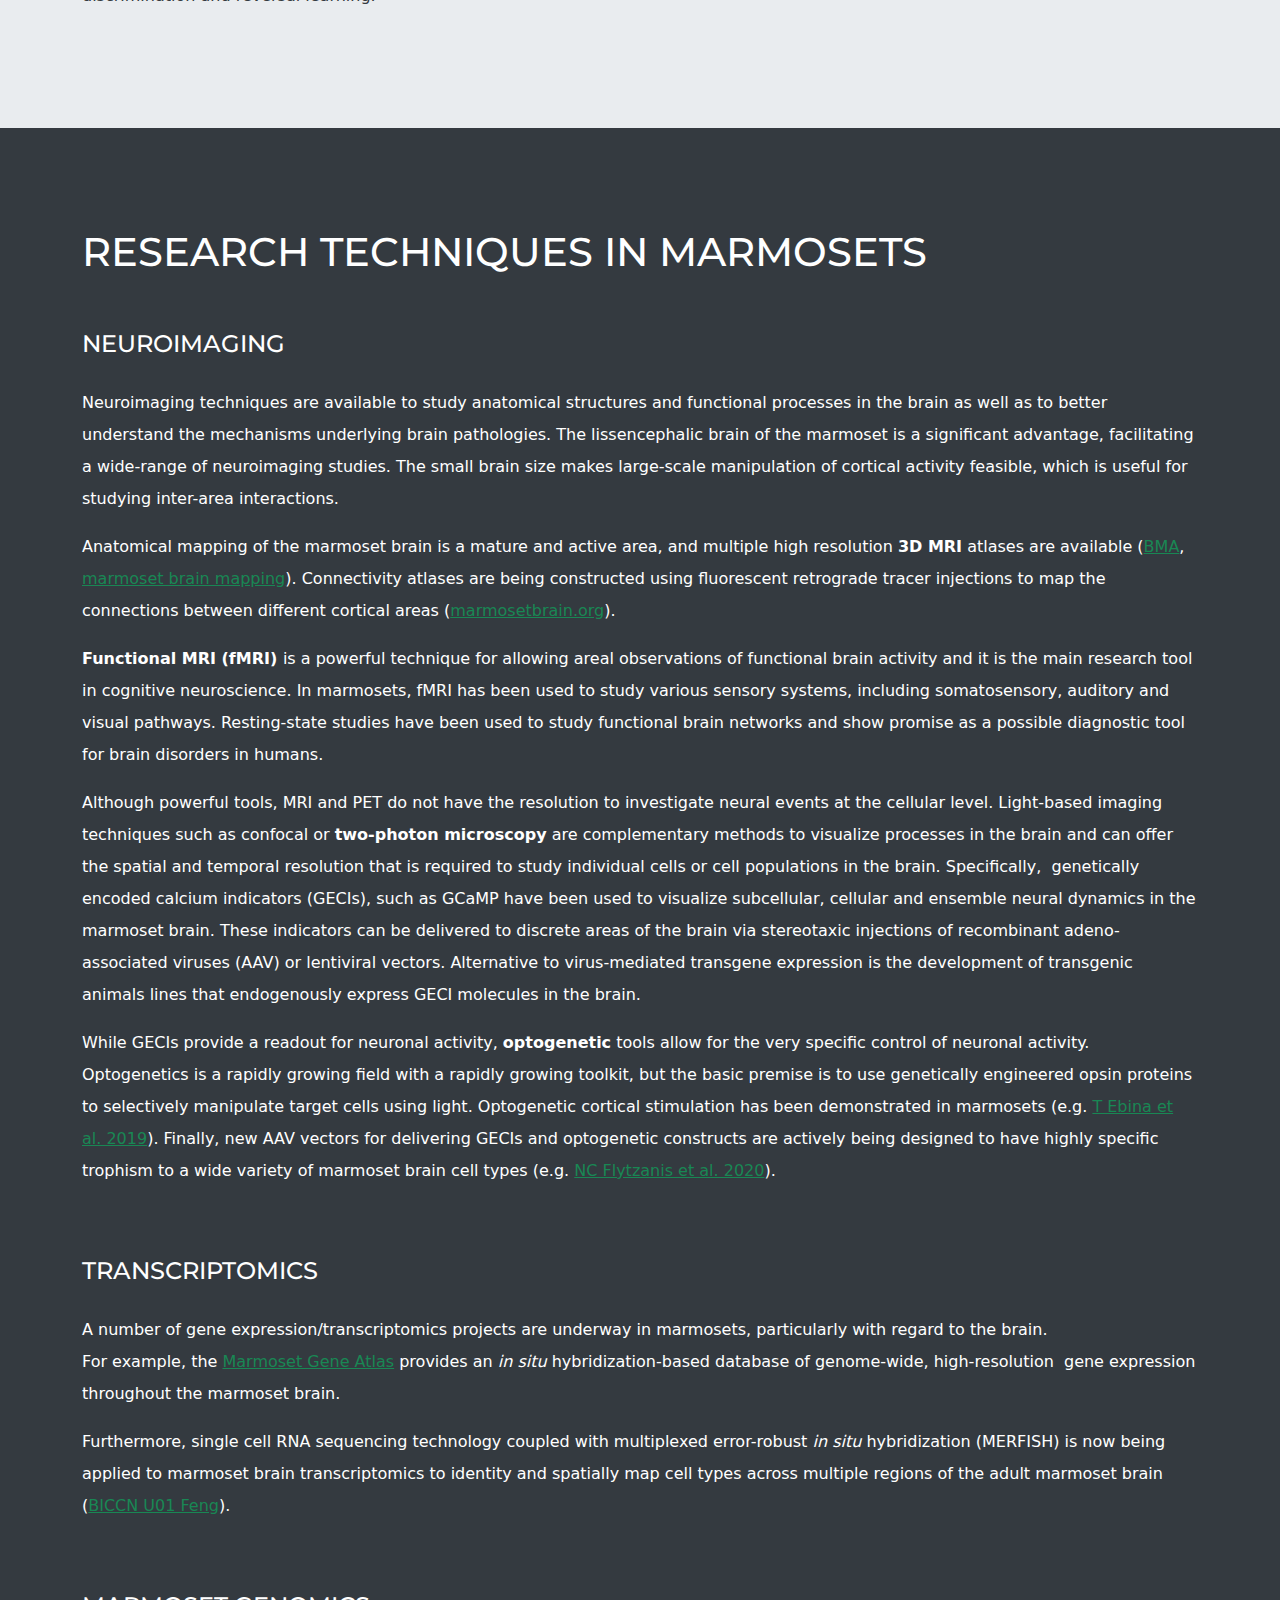
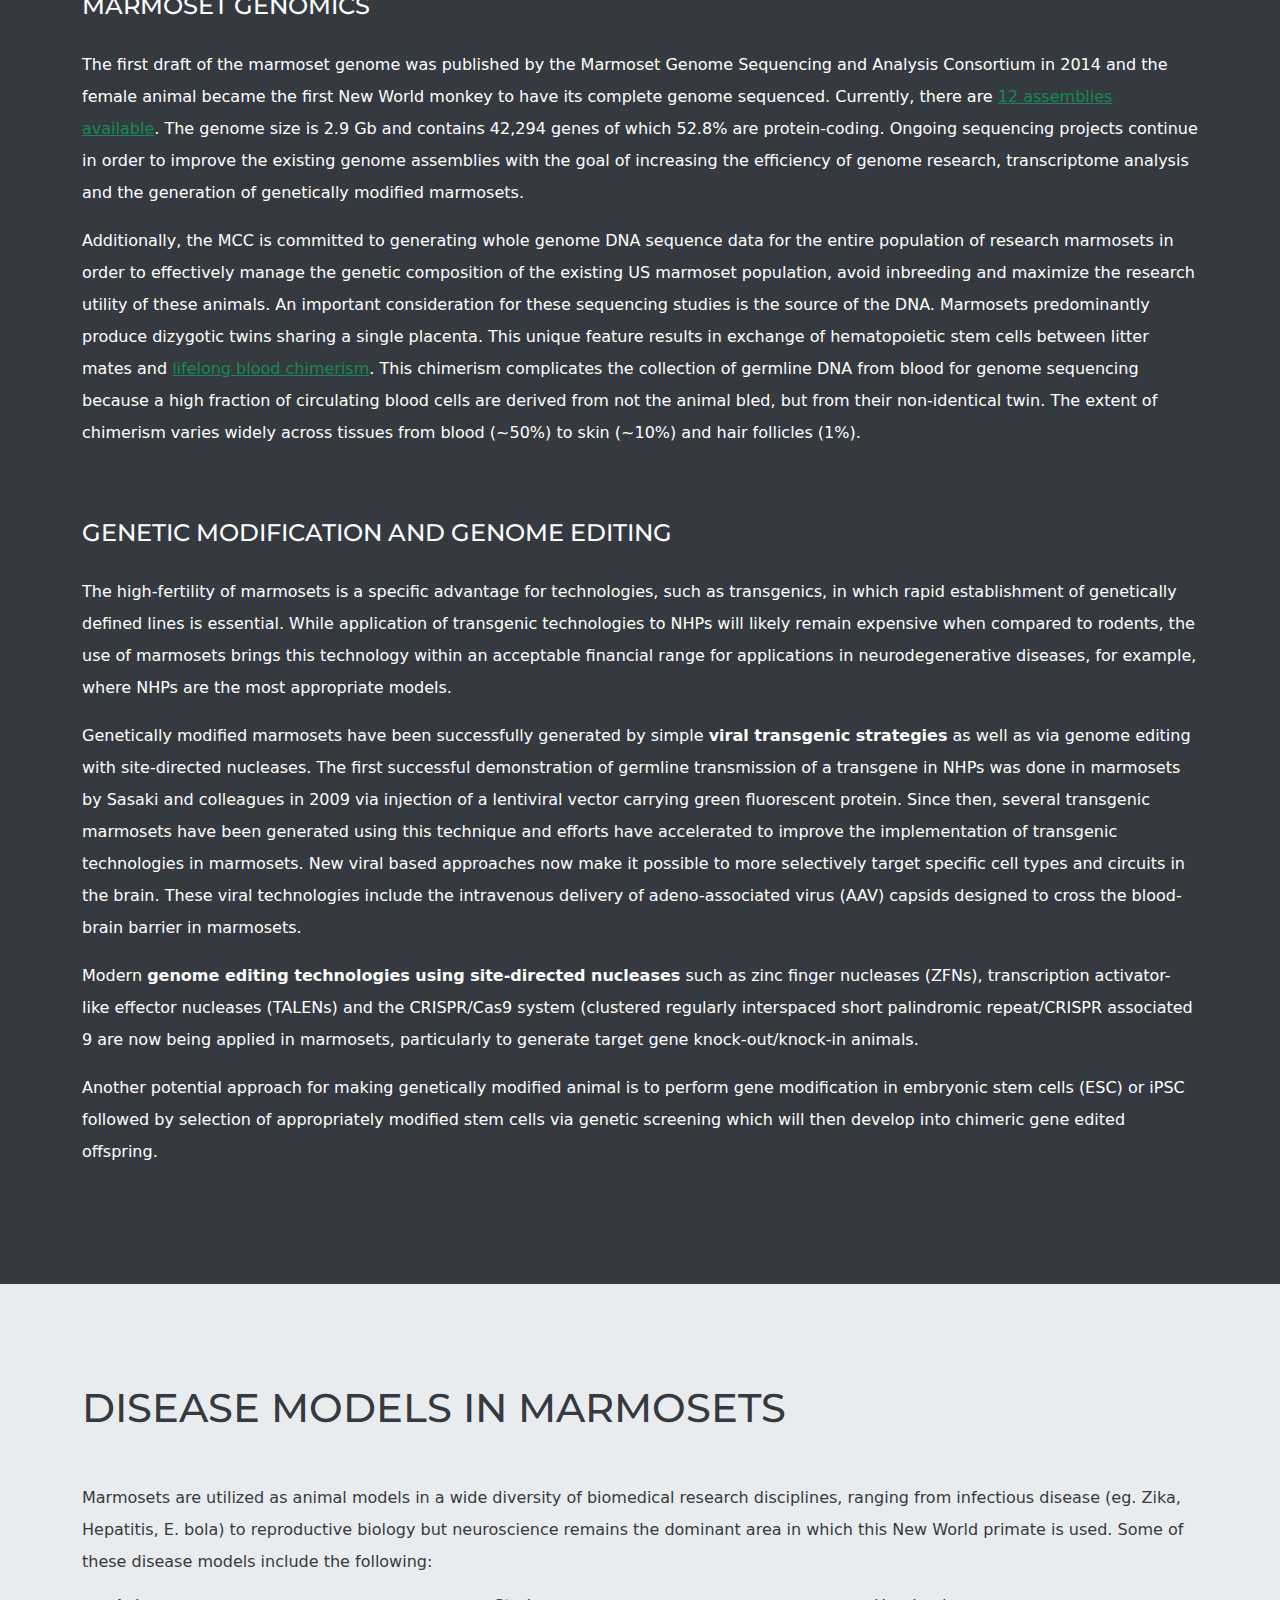
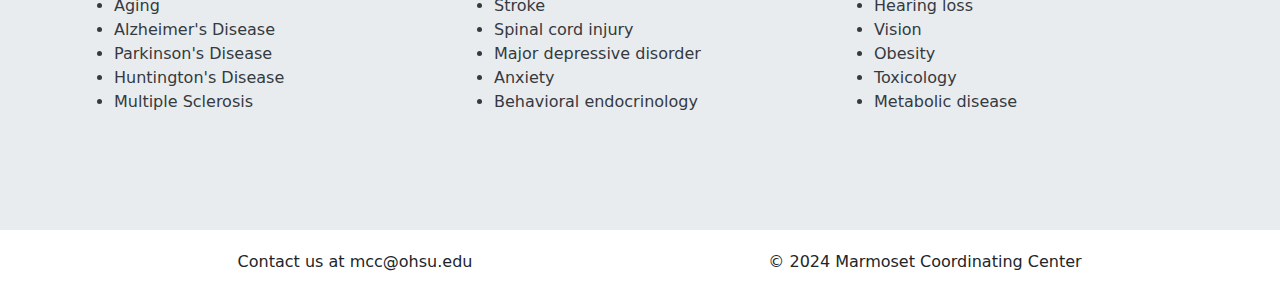
<file: LEARN.html>
<!DOCTYPE html>
<html data-bs-theme="light" lang="en">

<head>
    <meta charset="utf-8">
    <meta name="viewport" content="width=device-width, initial-scale=1.0, shrink-to-fit=no">
    <title>MCC website</title>
    <link rel="stylesheet" href="assets/bootstrap/css/bootstrap.min.css">
    <link rel="stylesheet" href="https://fonts.googleapis.com/css?family=Cookie">
    <link rel="stylesheet" href="https://fonts.googleapis.com/css?family=Montserrat:100,100i,200,200i,300,300i,400,400i,500,500i,600,600i,700,700i,800,800i,900,900i&amp;display=swap">
    <link rel="stylesheet" href="assets/css/Masonry-gallery-cards-responsive.css">
    <link rel="stylesheet" href="assets/css/styles.css">
    <link rel="stylesheet" href="assets/css/tablaresponsive.css">
</head>

<body>
    <nav class="navbar navbar-expand-lg fixed-top navbar-light">
        <div class="container"><img id="logo" src="assets/img/MCC%20new%20logo%20v2.svg" style="margin-right: 10px;"><a class="navbar-brand d-none d-sm-none d-md-block d-lg-none d-xl-block d-xxl-block" href="#">Marmoset Coordinating Center</a><button data-bs-toggle="collapse" class="navbar-toggler" data-bs-target="#navcol-2"><span class="visually-hidden">Toggle navigation</span><span class="navbar-toggler-icon"></span></button>
            <div class="collapse navbar-collapse" id="navcol-2">
                <ul class="navbar-nav ms-auto">
                    <li class="nav-item"><a class="nav-link active" href="index.html">home</a></li>
                    <li class="nav-item dropdown"><a class="dropdown-toggle nav-link" aria-expanded="false" data-bs-toggle="dropdown" href="index.html#mission">about&nbsp;</a>
                        <div class="dropdown-menu"><a class="dropdown-item" href="index.html#mission">mission</a><a class="dropdown-item" href="index.html#who-we-are">who we are</a><a class="dropdown-item" href="index.html#funding">funding</a></div>
                    </li>
                    <li class="nav-item dropdown"><a class="dropdown-toggle nav-link" aria-expanded="false" data-bs-toggle="dropdown" href="learn.html">learn&nbsp;</a>
                        <div class="dropdown-menu"><a class="dropdown-item" href="learn.html">what is a marmoset</a><a class="dropdown-item" href="learn.html#advantages">advantages of marmosets in neuroscience</a><a class="dropdown-item" href="learn.html#research-techniques">research techniques in marmosets</a><a class="dropdown-item" href="learn.html#disease-models">marmoset disease models</a></div>
                    </li>
                    <li class="nav-item"><a class="nav-link" href="resources.html">resources</a></li>
                    <li class="nav-item dropdown"><a class="dropdown-toggle nav-link" aria-expanded="false" data-bs-toggle="dropdown" href="become-a-user.html" target="_parent">become a user</a>
                        <div class="dropdown-menu"><a class="dropdown-item" href="become-a-user.html">request access</a><a class="dropdown-item" href="become-a-user.html#request-animals">request animals</a><a class="dropdown-item" href="become-a-user.html#contribute-to-mcc">contribute animals/data</a></div>
                    </li>
                </ul><span class="navbar-text actions"> <a class="btn btn-light" role="button" id="login-button" href="https://mcc.ohsu.edu/login-login.view" target="_blank">LOGIN</a></span>
            </div>
        </div>
    </nav>
    <section class="d-xxl-flex align-items-end align-items-xxl-center dark px-sm-1 px-1" id="stats" style="height: auto;margin: 0px;padding-top: 150px;padding-bottom: 100px;background: url(&quot;assets/img/iStock-526127344.jpg&quot;) no-repeat;background-size: cover;">
        <div class="container">
            <div class="row">
                <div class="col-12 col-md-12 col-lg-6 col-xl-6 col-xxl-6 text-center d-md-flex align-self-end justify-content-md-center" id="stats-buttons"><a class="btn btn-primary" role="button" href="#advantages">Why marmosets?</a><a class="btn btn-primary" role="button" href="learn.html#research-techniques">Technologies</a><a class="btn btn-primary" role="button" href="learn.html#disease-models">Disease models</a></div>
                <div class="col-12 col-md-12 col-lg-6 col-xl-6 col-xxl-6 align-self-end" id="stats-table">
                    <h1>The common marmoset</h1>
                    <div>
                        <table class="table">
                            <caption><em>For more information on the ecology, evolution, behavior and sociality of the common marmoset, visit </em><a href="https://primate.wisc.edu/primate-info-net/pin-factsheets/pin-factsheet-common-marmoset/#evolution-ecology" target="_blank"><em>Primate Info Net</em></a></caption>
                            <tbody>
                                <tr>
                                    <td><span>scientific name:&nbsp;&nbsp;</span><em>Callithrix jacchus</em></td>
                                </tr>
                                <tr>
                                    <td><span>common names:&nbsp;&nbsp;</span>Common marmoset, White-tufted-ear marmoset<br></td>
                                </tr>
                                <tr>
                                    <td><span>distribution:&nbsp;&nbsp;</span>Brazil<br></td>
                                </tr>
                                <tr>
                                    <td><span>height:&nbsp;&nbsp;</span>15-25cm (excluding tail)<br></td>
                                </tr>
                                <tr>
                                    <td><span>weight:&nbsp;&nbsp;</span>250-550g&nbsp;<br></td>
                                </tr>
                                <tr>
                                    <td><span>life span:&nbsp;&nbsp;</span>12-15 years (average)<br></td>
                                </tr>
                                <tr>
                                    <td><span>diet:&nbsp;&nbsp;</span>Exudative-insectivore<br></td>
                                </tr>
                                <tr>
                                    <td><span>lifestyle:&nbsp;&nbsp;</span>Diurnal, arboreal</td>
                                </tr>
                                <tr>
                                    <td><span>social organization:&nbsp;&nbsp;</span>Mixed-gender family units<br></td>
                                </tr>
                                <tr>
                                    <td><span>conservation status:&nbsp;&nbsp;</span>Least concern<br></td>
                                </tr>
                            </tbody>
                        </table>
                    </div>
                </div>
            </div>
        </div>
    </section>
    <section id="advantages" class="light px-sm-1 px-1">
        <div class="container">
            <div class="row">
                <div class="col">
                    <h1>advantages of marmosets as model organisms for neuroscience research</h1>
                    <p>The common marmoset has seen a rapid emergence as an ideal model organism for neuroscience and biomedical science over the last few years due to several physiological and logistical advantages.&nbsp;Their small size and ease of handling offers the convenience of laboratory rodent models such as rats and mice.&nbsp;However, unlike rodents, marmosets exhibit the shared physiological, behavioral and cognitive characteristics that are unique to primates, including the core functional architecture and organization of our nervous system. This unique complement of characteristics affords the exciting opportunity&nbsp;to feasibly utilize a primate species to model many of the diseases that afflict humans, ranging from those that affect humans at specific times in life – including both developmentally and during aging – to neuropsychiatric disorders that impact uniquely primate properties of our brain.&nbsp;Major advantages of marmosets for neuroscience research are outlined below.<br></p>
                </div>
            </div>
        </div>
        <div class="container" id="size">
            <div class="row">
                <div class="col">
                    <h2>small size and easy handling</h2>
                    <p>The first advantage of marmosets over other NHP models such as macaques, is their small size, which is similar to lab rats. Adult marmosets are between 15 and 25cm high, excluding the tail, and weigh between 250 and 550 grams (obese animals may weigh more). These features make marmosets easier to handle than larger NHPs, requiring less cost and skill in their maintenance (eg. caging, feeding). Furthermore, due to their small size, marmosets require limited amounts of test compounds during experiments, a marked advantage when testing precious materials.<br></p>
                    <p>Easier handling is also attributed to the fact that to date, no fatal zoonotic diseases that can be transmitted to humans have been identified in marmosets, an advantage over macaques who can harbor herpes B.<br></p>
                </div>
            </div>
        </div>
        <div class="container" id="reproduction">
            <div class="row">
                <div class="col">
                    <h2>High reproductive efficiency</h2>
                </div>
            </div>
            <div class="row">
                <div class="col">
                    <p>Another advantage of marmosets is their high reproductive efficiency. Marmosets are easily bred in captivity and demonstrate the highest reproductive efficiency of any anthropoid primate.&nbsp;<br></p>
                    <p>They reach sexual maturity at 1.5 years old and produce 2-3 offspring every 5-6 months. If an adult female is in breeding for 6 years, she will give birth about 12 times and will produce roughly 24 infants.&nbsp;</p>
                </div>
                <div class="col-12 col-lg-6 col-xl-6 col-xxl-6 d-flex justify-content-center">
                    <div id="reproduction-table">
                        <table class="table">
                            <thead>
                                <tr>
                                    <th class="highlight">Reproductive trait</th>
                                    <th>Rat</th>
                                    <th class="green">Marmoset</th>
                                    <th>Macaque</th>
                                </tr>
                            </thead>
                            <tbody>
                                <tr>
                                    <td class=".green"><strong>Sexual maturity</strong></td>
                                    <td>10-12 weeks</td>
                                    <td class="green">1.5 years</td>
                                    <td>3 years</td>
                                </tr>
                                <tr>
                                    <td><strong>Litter size</strong></td>
                                    <td>5-10 offspring</td>
                                    <td class="green">2-3 offspring</td>
                                    <td>1 offspring</td>
                                </tr>
                                <tr>
                                    <td><strong>Gestation period</strong></td>
                                    <td>21-23 days</td>
                                    <td class="green">145 days</td>
                                    <td>165 days</td>
                                </tr>
                                <tr>
                                    <td><strong>Delivery interval</strong></td>
                                    <td>2 months</td>
                                    <td class="green">5 months</td>
                                    <td>1-2 years</td>
                                </tr>
                                <tr></tr>
                            </tbody>
                        </table>
                    </div>
                </div>
            </div>
            <div class="row">
                <div class="col">
                    <p>As an example, 10 macaque breeding females will, in two years’ time, produce a maximum of 20 offspring, all of which will be immature (i.e. the reproductive population will not have increased during that time). In contrast, in the same 2-year period, 10 marmoset breeding females will produce an average of 60 offspring and the reproductive population will have tripled, as marmosets reach reproductive maturity by 14-18 months of age.&nbsp;</p>
                </div>
            </div>
        </div>
        <div class="container" id="life-cycle">
            <div class="row">
                <div class="col">
                    <h2>Fast maturation and short life span</h2>
                    <p>Marmosets offer unique opportunities to study and understand biomedical processes that have not been feasible to model in other NHPs.&nbsp;The fast maturation and relatively short life span of marmosets makes them a valuable resource to study developmental, chronic and aging related disease, which are among the most pressing US human health concerns. Marmosets reach sexual maturity at around 1.5 years and by 8-13 years of age show signs of age-related pathologies such as an increase in cancers, amyloidosis, pathogenic tau accumulation, diabetes and renal diseases, a decrease in lean muscle mass, hearing loss as well as declines in cognitive and motor function with increased age.&nbsp;<br></p>
                    <p>Notably,&nbsp;the time period required to move from early to late life (i.e. to advance through the stages of development, aging or chronic disease) is within the range of a typical, NIH-funded project. Macaques on the other hand do not reach sexual maturity and geriatric age until around 3 and 20 years, respectively.&nbsp;</p>
                </div>
            </div>
            <div class="row">
                <div class="col for-fig2"><img class="img-fluid" src="assets/img/monkey_lifecycle.png"></div>
            </div>
            <div class="row">
                <div class="col">
                    <p>Furthermore, like humans, marmosets are typically group-housed with pair-bonded parents and multiple litters of offspring, making it possible to observe the process of aging across two generations of animals in the same cage. This is a particularly attractive feature for transgenic models in which disease onset may depend on aging factors, such as neurodegenerative disorders like Alzheimer's Disease and Parkinson's Disease.&nbsp;</p>
                </div>
            </div>
        </div>
        <div class="container" id="brain-anatomy">
            <div class="row">
                <div class="col">
                    <h2>brain anatomy and function</h2>
                    <p>Although the marmoset brain is small, it retains anatomical and functional organization specific to primates, including humans. This includes a large neocortex, granular prefrontal cortex, expanded visual and auditory cortical fields and reduced olfactory regions.&nbsp;Like humans, the brain of marmosets have a large amount of white matter, a feature that makes them promising as a translational model of brain disease. The marmoset brain is also well suited for studying circuit wiring and connectomics in a complex NHP because it does not pose the same big data challenge for computational tools as the macaque brain which is several magnitudes larger.&nbsp;<br></p>
                    <p>In addition,&nbsp;in contrast to the large and convoluted macaque brain, the marmoset cortex is lissencephalic (i.e. smooth) like a rodent's.&nbsp;This greatly facilitates the mapping of functional brain areas by neuroimaging techniques, such as fMRI and optical imaging, as well as by electrophysiology, with high spatial resolution&nbsp;as all of the neocortical fields are accessible directly below the skull rather than within sulci. Although it is important to note that the lissencephalic brain is dissimilar from humans.&nbsp;<br></p>
                </div>
            </div>
            <div class="row">
                <div class="col for-fig2"><img class="img-fluid" src="assets/img/brains.png"></div>
            </div>
        </div>
        <div class="container" id="function-and-behavior">
            <div class="row">
                <div class="col">
                    <h2>comparable cognitive characteristics to humans</h2>
                    <p>Primates are distinguished from other animals by the breadth and sophistication of our sociality, including the dynamic models we develop for social decision-making to effectively navigate the complexities of these social landscapes. While marmosets share these attributes with other primates, their societies also exhibit characteristics that are typical of humans yet rare in other primates.<br></p>
                    <p>Marmosets, for example, pair-bond and cooperatively care for their offspring. Cooperation occurs frequently in marmoset society and the species displays high levels of prosociality.&nbsp;Several experiments show that marmosets also utilize imitation, a distinct social learning mechanism that is rare amongst primates as it had previously only been reported in humans and chimpanzees.&nbsp;<br></p>
                    <p>Marmosets are also highly vocal, engaging in near tonic levels of conversational exchanges with conspecifics by utilizing turn-taking mechanisms that are learned during development. While vocal communication is critical to mediating their social interactions, marmosets also utilize diverse visual signals – including facial expressions – as a parallel social signaling system, similarly to humans.<br></p>
                    <p>Furthermore, marmosets have the ability to perform cognitive tasks similar to those often used in human studies, such as visual discrimination and reversal learning.<br></p>
                </div>
            </div>
        </div>
    </section>
    <section id="research-techniques" class="dark px-sm-1 px-1">
        <div class="container" id="neuroimaging">
            <div class="row">
                <div class="col">
                    <h1>RESEARCH techniques in marmosets</h1>
                    <h2>NEUROimaging</h2>
                    <p>Neuroimaging techniques are available to study anatomical structures and functional processes in the brain as well as to better understand the mechanisms underlying brain pathologies. The lissencephalic brain of the marmoset is a significant advantage, facilitating a wide-range of neuroimaging studies. The small brain size makes large-scale manipulation of cortical activity feasible, which is useful for studying inter-area interactions.&nbsp;<br></p>
                    <p>Anatomical mapping of the marmoset brain is a mature and active area, and multiple high resolution <strong>3D MRI</strong> atlases are available (<a href="https://dataportal.brainminds.jp/atlas-package-download-main-page" target="_blank">BMA</a>, <a href="https://marmosetbrainmapping.org/" target="_blank">marmoset brain mapping</a>). Connectivity atlases are being constructed using fluorescent retrograde tracer injections to map the connections between different cortical areas (<a href="https://www.marmosetbrain.org/" target="_blank">marmosetbrain.org</a>).</p>
                    <p><strong>Functional MRI (fMRI)&nbsp;</strong>is a powerful technique for allowing areal observations of functional brain activity and it is the main research tool in cognitive neuroscience. In marmosets, fMRI has been used to study various sensory systems, including somatosensory, auditory and visual pathways. Resting-state studies have been used to study functional brain networks and show promise as a possible diagnostic tool for brain disorders in humans.<br></p>
                    <p>Although powerful tools, MRI and PET do not have the resolution to investigate neural events at the cellular level. Light-based imaging techniques such as confocal or <strong>two-photon microscopy</strong> are complementary methods to visualize processes in the brain and can offer the spatial and temporal resolution that is required to study individual cells or cell populations in the brain. Specifically,&nbsp; genetically encoded calcium indicators (GECIs), such as GCaMP have been used to visualize subcellular, cellular and ensemble neural dynamics in the marmoset brain. These indicators can be delivered to discrete areas of the brain via stereotaxic injections of recombinant adeno-associated viruses (AAV) or lentiviral vectors. Alternative to virus-mediated transgene expression is the development of transgenic animals lines that endogenously express GECI molecules in the brain.<br></p>
                    <p>While GECIs provide a readout for neuronal activity, <strong>optogenetic</strong> tools allow for the very specific control of neuronal activity. Optogenetics is a rapidly growing field with a rapidly growing toolkit, but the basic premise is to use genetically engineered opsin proteins to selectively manipulate target cells using light. Optogenetic cortical stimulation has been demonstrated in marmosets (e.g. <a href="https://www.pnas.org/content/116/45/22844" target="_blank">T Ebina et al.&nbsp;2019</a>). Finally, new AAV vectors for delivering GECIs and optogenetic constructs are actively being designed to have highly specific trophism to a wide variety of marmoset brain cell types (e.g. <a href="https://www.biorxiv.org/content/10.1101/2020.06.16.152975v1" target="_blank">NC Flytzanis et al. 2020</a>).</p>
                </div>
            </div>
        </div>
        <div class="container" id="transcriptomics">
            <div class="row">
                <div class="col">
                    <h2>transcriptomics</h2>
                    <p>A number of gene expression/transcriptomics projects are underway in marmosets, particularly with regard to the brain.<br>For example, the <a href="https://gene-atlas.brainminds.riken.jp/" target="_blank">Marmoset Gene Atlas</a> provides an <em>in situ</em> hybridization-based database of genome-wide, high-resolution&nbsp; gene expression throughout the marmoset brain.<br></p>
                    <p>Furthermore, single cell RNA sequencing technology coupled with multiplexed error-robust <em>in situ</em> hybridization (MERFISH) is now being applied to marmoset brain transcriptomics to identity and spatially map cell types across multiple regions of the adult marmoset brain (<a href="https://biccn.org/teams/u01-feng" target="_blank">BICCN U01 Feng</a>).&nbsp;</p>
                </div>
            </div>
        </div>
        <div class="container" id="marmoset-genome">
            <div class="row">
                <div class="col">
                    <h2>marmoset genomics</h2>
                    <p>The first draft of the marmoset genome was published by the Marmoset Genome Sequencing and Analysis Consortium in 2014 and the female animal became the first New World monkey to have its complete genome sequenced. Currently, there are <a href="https://www.ncbi.nlm.nih.gov/datasets/genomes/?taxon=9483" target="_blank">12 assemblies available</a>.&nbsp;The genome size is 2.9 Gb and contains 42,294 genes of which 52.8% are protein-coding. Ongoing sequencing projects continue in order to improve the existing genome assemblies with the goal of increasing the efficiency of genome research, transcriptome analysis and the generation of genetically modified marmosets.<br></p>
                    <p>Additionally, the MCC is committed to generating whole genome DNA sequence data for the entire population of research marmosets in order to effectively manage the genetic composition of the existing US marmoset population, avoid inbreeding and maximize the research utility of these animals. An important consideration for these sequencing studies is the source of the DNA.&nbsp;Marmosets predominantly produce dizygotic twins sharing a single placenta. This unique feature results in exchange of hematopoietic stem cells between litter mates and <a href="assets/img/chimerism.png" target="_blank">lifelong blood chimerism</a>. This chimerism complicates the collection of germline DNA from blood for genome sequencing because a high fraction of circulating blood cells are derived from not the animal bled, but from their non-identical twin.&nbsp;The extent of chimerism varies widely across tissues from blood (~50%) to skin (~10%) and hair follicles (1%).&nbsp;</p>
                </div>
            </div>
        </div>
        <div class="container" id="genetic-modification">
            <div class="row">
                <div class="col">
                    <h2>genetic modification and genome editing</h2>
                    <p>The high-fertility of marmosets is a specific advantage for technologies, such as transgenics, in which rapid establishment of genetically defined lines is essential.&nbsp;While application of transgenic technologies to NHPs will likely remain expensive when compared to rodents, the use of marmosets brings this technology within an acceptable financial range for applications in neurodegenerative diseases, for example, where NHPs are the most appropriate models.&nbsp;<br></p>
                    <p></p>
                    <p>Genetically modified marmosets have been successfully generated by simple <strong>viral transgenic strategies</strong> as well as via genome editing with site-directed nucleases. The first successful demonstration of germline transmission of a transgene in NHPs was done in marmosets by Sasaki and colleagues in 2009 via injection of a lentiviral vector carrying green fluorescent protein. Since then, several transgenic marmosets have been generated using this technique and efforts have accelerated to improve the implementation of transgenic technologies in marmosets. New viral based approaches now make it possible to more selectively target specific cell types and circuits in the brain.&nbsp;These viral technologies include the intravenous delivery of adeno-associated virus (AAV) capsids designed to cross the blood-brain barrier in marmosets.&nbsp;<br></p>
                    <p>Modern <strong>genome editing technologies using site-directed nucleases</strong> such as zinc finger nucleases (ZFNs), transcription activator-like effector nucleases (TALENs) and the CRISPR/Cas9 system (clustered regularly interspaced short palindromic repeat/CRISPR associated 9 are now being applied in marmosets, particularly to generate target gene knock-out/knock-in animals.</p>
                    <p>Another potential approach for making genetically modified animal is to perform gene modification in embryonic stem cells (ESC) or iPSC followed by selection of appropriately modified stem cells via genetic screening which will then develop into chimeric gene edited offspring.&nbsp;<br></p>
                </div>
            </div>
        </div>
    </section>
    <section id="disease-models" class="light px-sm-1 px-1">
        <div class="container">
            <div class="row">
                <div class="col">
                    <h1>Disease models in marmosets</h1>
                    <p>Marmosets are utilized as animal models in a wide diversity of biomedical research disciplines, ranging from infectious disease (eg. Zika, Hepatitis, E. bola) to reproductive biology but neuroscience remains the dominant area in which this New World primate is used. Some of these disease models include the following:<br></p>
                </div>
            </div>
            <div class="row">
                <div class="col-12 col-md-6 col-lg-4 col-xl-4 col-xxl-4">
                    <ul>
                        <li>Aging</li>
                        <li>Alzheimer's Disease</li>
                        <li>Parkinson's Disease</li>
                        <li>Huntington's Disease</li>
                        <li>Multiple Sclerosis</li>
                    </ul>
                </div>
                <div class="col-12 col-md-6 col-lg-4 col-xl-4 col-xxl-4">
                    <ul>
                        <li>Stroke</li>
                        <li>Spinal cord injury</li>
                        <li>Major depressive disorder</li>
                        <li>Anxiety</li>
                        <li>Behavioral endocrinology</li>
                    </ul>
                </div>
                <div class="col-12 col-md-6 col-lg-4 col-xl-4 col-xxl-4">
                    <ul>
                        <li>Hearing loss</li>
                        <li>Vision</li>
                        <li>Obesity</li>
                        <li>Toxicology</li>
                        <li>Metabolic disease</li>
                    </ul>
                </div>
            </div>
        </div>
    </section>
    <footer>
        <div class="container" id="footer">
            <div class="row">
                <div class="col-auto col-sm-12 col-md-6">
                    <p>Contact us at mcc@ohsu.edu</p>
                </div>
                <div class="col-auto col-sm-12 col-md-6">
                    <p>© 2024 Marmoset Coordinating Center</p>
                </div>
            </div>
        </div>
    </footer>
    <script src="assets/bootstrap/js/bootstrap.min.js"></script>
</body>

</html>
</file>
<file: assets/css/Masonry-gallery-cards-responsive.css>
*, *::before, *::after {
  box-sizing: border-box;
}

#tools-cards h1, .h1, h2, .h2, h3, .h3, h4, .h4, h5, .h5, h6, .h6 {
  margin-top: 0;
  margin-bottom: 0.5rem;
  font-weight: 500;
  line-height: 1.5;
}

#tools-cards h5, .h5 {
  font-size: 1.25rem;
}

#tools-cards p {
  margin-top: 0;
  margin-bottom: 1rem;
}

a {
  color: #0c37e3;
  text-decoration: underline;
}

a:hover {
  color: #08259a;
}

img, svg {
  vertical-align: middle;
}

#tools-cards .row {
  --bs-gutter-x: 1.5rem;
  --bs-gutter-y: 0;
  display: flex;
  flex: 1 0 100%;
  flex-wrap: wrap;
  margin-top: calc(var(--bs-gutter-y) * -1);
  margin-right: calc(var(--bs-gutter-x) / -2);
  margin-left: calc(var(--bs-gutter-x) / -2);
}

#tools-cards .row > * {
  flex-shrink: 0;
  width: 100%;
  max-width: 100%;
  padding-right: calc(var(--bs-gutter-x) / 2);
  padding-left: calc(var(--bs-gutter-x) / 2);
  margin-top: var(--bs-gutter-y);
}

@media (min-width: 576px) {
  #tools-cards .col-sm-6 {
    flex: 0 0 auto;
    width: 50%;
  }
}

@media (min-width: 992px) {
  #tools-cards .col-lg-4 {
    flex: 0 0 auto;
    width: 33.3333333333%;
  }
}

#tools-cards .card {
  position: relative;
  display: flex;
  flex-direction: column;
  min-width: 0;
  word-wrap: break-word;
  background-color: #fff;
  background-clip: border-box;
  box-shadow: 0 0.125rem 0.25rem rgba(0, 0, 0, 0.075);
  border-radius: 0.1rem;
}

#tools-cards .card-body {
  flex: 1 1 auto;
  padding: 1rem 1rem;
}

#tools-cards .card-title {
  margin-bottom: 0.5rem;
  color: var(--bs-dark);
}

#tools-cards .card-img, .card-img-top, .card-img-bottom {
  width: 100%;
  padding-top: 0px;
  padding-right: 0px;
  padding-bottom: 0px;
  padding-left: 0px;
}

#tools-cards .card-img, .card-img-top {
  border-top-left-radius: calc(1.125rem - 1px);
  border-top-right-radius: calc(1.125rem - 1px);
}

#tools-cards .mb-4 {
  margin-bottom: 1.5rem !important;
}

#tools-cards .p-3 {
  padding: 0px;
}

#tools-cards .text-muted {
  color: #6c757d !important;
}

#tools-cards .card:hover {
  filter: opacity(0.5);
}

#tools-cards hr {
  margin-top: 0;
}

#card4 picture {
  background-color: #f3f3f4;
}
</file>
<file: assets/css/styles.css>
h1 {
  font-family: Montserrat, sans-serif;
  text-transform: uppercase;
  font-weight: 500;
  margin-bottom: 50px;
}

h2 {
  font-family: Montserrat, sans-serif;
  text-transform: uppercase;
  font-size: 24px;
  margin-top: 50px;
  margin-bottom: 25px;
}

p {
  line-height: 200%;
}

.dark {
  background-color: var(--bs-gray-dark);
  color: #ffffff;
  padding: 100px;
  padding-bottom: 100px;
}

.light {
  background-color: var(--bs-gray-200);
  color: var(--bs-gray-dark);
  padding: 100px;
  padding-bottom: 100px;
}

a {
  color: var(--bs-success);
  text-decoration: underline;
}

a:hover {
  color: var(--bs-gray-500);
  text-decoration: underline;
}

#home {
  background: url("../../assets/img/marmoset-bg.jpg") center / cover no-repeat;
  width: 100%;
  height: 100vh;
  padding-top: 0;
  padding-right: 0;
}

#home h1 {
  color: #ffffff;
  font-family: Montserrat, sans-serif;
  font-size: 36px;
  text-transform: uppercase;
  margin-bottom: 25px;
}

#home span {
  font-weight: 200;
  text-transform: lowercase;
  font-size: 32px;
}

#home p {
  color: white;
  font-weight: 300;
  font-size: 16px;
  padding-bottom: 25px;
}

.btn.btn-primary {
  width: auto;
  margin-left: 0px;
  font-family: Montserrat, sans-serif;
  background: rgba(0,0,0,0.4);
  border-width: 2px;
  border-color: rgb(255,255,255);
  border-radius: 20px;
  margin-right: 10px;
}

.btn.btn-primary.scroll-down {
  border-style: none;
  background: rgba(0,0,0,0);
  text-align: center;
  font-size: 42px;
  padding: 0px;
  margin: 0px;
  height: 25px;
}

#user-cards .btn.btn-primary {
  width: auto;
  margin-left: 10px;
  font-family: Montserrat, sans-serif;
  background: rgba(13,110,253,0);
  border-radius: 20px;
  border-width: 2px;
  border-color: var(--bs-dark);
  color: var(--bs-dark);
}

.for-fig {
  margin-top: 50px;
  text-align: center;
  margin-bottom: 0px;
}

.for-fig2 {
  margin-top: 50px;
  margin-bottom: 50px;
  text-align: center;
}

@media (min-width: 992px) {
  #accordion-1 {
    margin-top: 50px;
    margin-right: 50px;
  }
}

#accordion-1 {
  margin-top: 50px;
}

.accordion-button:not(.collapsed) {
  background-color: rgba(25,135,84,0.1);
  box-shadow: inset 0 -1px 0 rgba(0,0,0,.125);
  color: var(--bs-success);
}

.accordion-button {
  color: var(--bs-success);
  text-transform: uppercase;
  font-weight: 600;
}

.table-responsive.table-dark {
  background: var(--bs-gray-200);
  margin-bottom: 25px;
}

#user-functions {
  margin-top: 50px;
}

#logo {
  width: 100px;
}

.action-button {
  background-color: var(--bs-success);
  color: white;
}

nav {
  background-color: white;
  width: 100%;
  font-family: Montserrat, sans-serif;
}

#login-button {
  background-color: var(--bs-success);
  color: #ffffff;
  margin-left: 15px;
  border-radius: 25px;
}

#user-cards h2 {
  padding: 5px;
  margin-bottom: 0px;
  background: var(--bs-success);
  text-align: center;
  margin-top: 0px;
}

#user-cards .col {
  background: var(--bs-gray-200);
  margin-right: 5px;
  margin-left: 5px;
  margin-bottom: 0px;
  padding-right: 0px;
  padding-left: 0px;
  padding-top: 0px;
}

#user-cards p {
  padding: 15px;
  color: var(--bs-dark);
}

#stats {
  margin-top: 80px;
  width: 100%;
  /*height: 100vh;*/
  background: url("../../assets/img/iStock-526127344.jpg") center / cover no-repeat;
}

#stats tr {
  color: white;
}

#stats span {
  text-transform: uppercase;
  font-weight: 600;
  color: var(--bs-orange);
}

#stats-table {
  background: rgba(0,0,0,0.4);
  margin-bottom: 50px;
}

#stats-table h1 {
  margin: 25px;
}

#stats-table div {
  margin: 25px;
}

#stats-table caption {
  color: white;
  font-size: 14px;
  padding-left: 8px;
}

#stats-table tbody {
  border-top-width: 1px;
  border-top-color: rgb(255,255,255);
}

#reproduction-table {
  width: 507px;
  font-size: 14px;
  margin-bottom: 16px;
}

#stats-buttons {
  margin-bottom: 50px;
  padding-left: 0px;
  padding-right: 0px;
}

#accordion-1 h2 {
  margin-top: 0px;
}

#become-a-user {
  width: 100%;
  height: 100vh;
  background: url("../../assets/img/iStock-453290335%20extend.jpg") center / cover no-repeat;
}

#become-a-user span {
  text-transform: uppercase;
  font-family: Montserrat, sans-serif;
  font-weight: 600;
  font-size: 24px;
  color: var(--bs-orange);
}

hr {
  color: var(--bs-dark);
  background-color: currentColor;
  border: 0;
  opacity: 100;
  margin-top: 25px;
  margin-bottom: 25px;
  margin-left: 0px;
}

#white-paper {
  background: url("../../assets/img/iStock-508259204.jpg") center / cover no-repeat;
  padding: 0px;
  margin-right: 10px;
}

#white-paper h2 {
  margin: 0px;
  padding-top: 25px;
  padding-bottom: 25px;
  padding-right: 25px;
  padding-left: 25px;
  background: rgba(255,255,255,0.6);
}

#white-paper button {
  margin: 0px;
}

#protocol {
  background: url("../../assets/img/iStock-527396707.jpg") center / cover no-repeat;
  margin-right: 10px;
}

.tools-card {
  background: #ffffff;
  margin-right: 5px;
  margin-left: 5px;
  padding-top: 15px;
  margin-bottom: 10px;
  height: 100px;
}

td.green {
  background: rgba(25,135,84,0.3);
}

th.green {
  background: rgba(25,135,84,0.3);
}

#tools h1 {
  margin-top: 80px;
}

@media (min-width: 992px) {
  #monkey-life-cycle {
    float: right;
    width: 50%;
    padding-left: 25px;
  }
}

#monkey-life-cycle {
  float: right;
  width: 100%;
  padding-bottom: 25px;
}

.far.fa-file-pdf {
  font-size: 36px;
  padding-left: 15px;
  padding-bottom: 15px;
}

.fas.fa-external-link-alt {
  padding-bottom: 15px;
  padding-left: 15px;
  font-size: 24px;
}

#footer p {
  margin-top: 16px;
  text-align: center;
}

#resources-intro {
  width: 100%;
  height: 100vh;
  background: url("../../assets/img/marmoset_825546270%20extended.jpg") center / cover no-repeat;
}
</file>
<file: assets/css/tablaresponsive.css>
* {
  margin: 0px;
  padding: 0px;
  box-sizing: border-box;
}

a {
  margin: 0px;
  transition: all 0.4s;
  -webkit-transition: all 0.4s;
  -o-transition: all 0.4s;
  -moz-transition: all 0.4s;
}

a:focus {
  outline: none !important;
}

a:hover {
  text-decoration: none;
}

.container-tableres {
  width: 100%;
  min-height: 40vh;
  background: #ffffff;
  display: -webkit-box;
  display: -webkit-flex;
  display: -moz-box;
  display: -ms-flexbox;
  display: flex;
  align-items: center;
  justify-content: center;
  flex-wrap: wrap;
  padding: 33px 30px;
}

.wrap-tableres {
  width: 958px;
  border-radius: 10px;
}

.tableres {
  width: 100%;
  display: table;
  margin: 0;
}

@media screen and (max-width: 768px) {
  .tableres {
    display: block;
  }
}

.rowres {
  display: table-row;
  background: #fff;
}

.rowres.header {
  color: #ffffff;
  background: #000000;
}

@media screen and (max-width: 768px) {
  .rowres {
    display: block;
  }
}

@media screen and (max-width: 768px) {
  .rowres.header {
    padding: 0;
    height: 0px;
  }
}

@media screen and (max-width: 768px) {
  .rowres.header .cell {
    display: none;
  }
}

@media screen and (max-width: 768px) {
  .rowres .cell:before {
    font-family: Poppins-Bold;
    font-size: 12px;
    color: #808080;
    line-height: 1.2;
    text-transform: uppercase;
    font-weight: unset !important;
    margin-bottom: 13px;
    content: attr(data-title);
    min-width: 98px;
    display: block;
  }
}

.cell {
  display: table-cell;
}

@media screen and (max-width: 768px) {
  .cell {
    display: block;
  }
}

.rowres .cell {
  font-family: Poppins-Regular;
  font-size: 17px;
  color: #030303;
  line-height: 1.2;
  font-weight: unset !important;
  padding-top: 20px;
  padding-bottom: 20px;
  border-bottom: 1px solid #f2f2f2;
}

.rowres.header .cell {
  font-family: Poppins-Regular;
  font-size: 18px;
  color: #fff;
  line-height: 1.2;
  font-weight: unset !important;
  padding-top: 19px;
  padding-bottom: 19px;
}

.rowres .cell:nth-child(1) {
  padding-left: 40px;
}

.rowres .cell:nth-child(2) {
  width: 160px;
}

.rowres .cell:nth-child(3) {
  width: 250px;
}

.rowres .cell:nth-child(4) {
  width: 190px;
}

.tableres, .rowres {
  width: 100% !important;
}

.rowres:hover {
  background-color: #ececff;
  cursor: pointer;
}

@media (max-width: 768px) {
  .rowres {
    border-bottom: 1px solid #f2f2f2;
    padding-bottom: 14px;
    padding-top: 23px;
    padding-right: 15px;
    margin: 0;
  }
}

@media (max-width: 768px) {
  .rowres .cell {
    border: none;
    padding-left: 25px;
    padding-top: 16px;
    padding-bottom: 16px;
  }
}

@media (max-width: 768px) {
  .rowres .cell:nth-child(1) {
    padding-left: 30px;
  }
}

@media (max-width: 768px) {
  .rowres .cell {
    font-family: Poppins-Regular;
    font-size: 18px;
    color: #555555;
    line-height: 1.2;
    font-weight: unset !important;
  }
}

@media (max-width: 768px) {
  .tableres, .rowres, .cell {
    width: 100% !important;
  }
}
</file>
